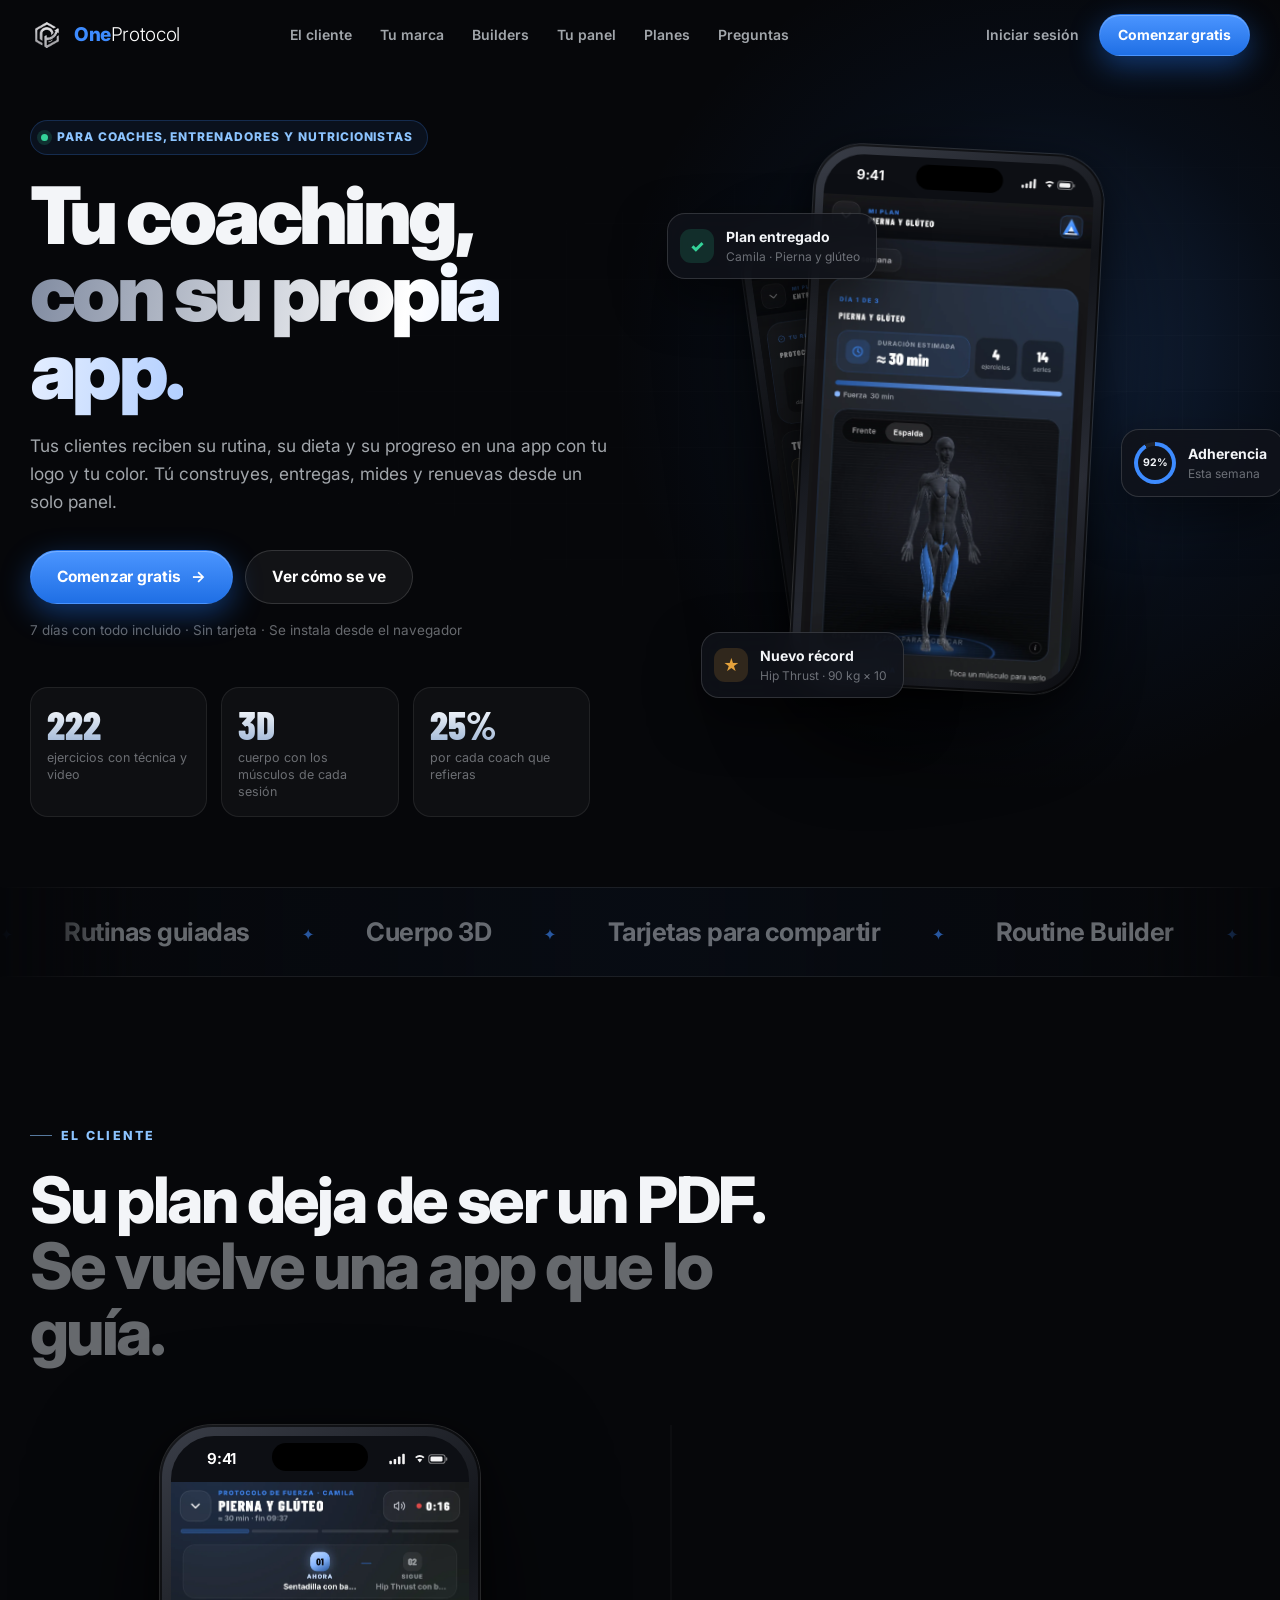
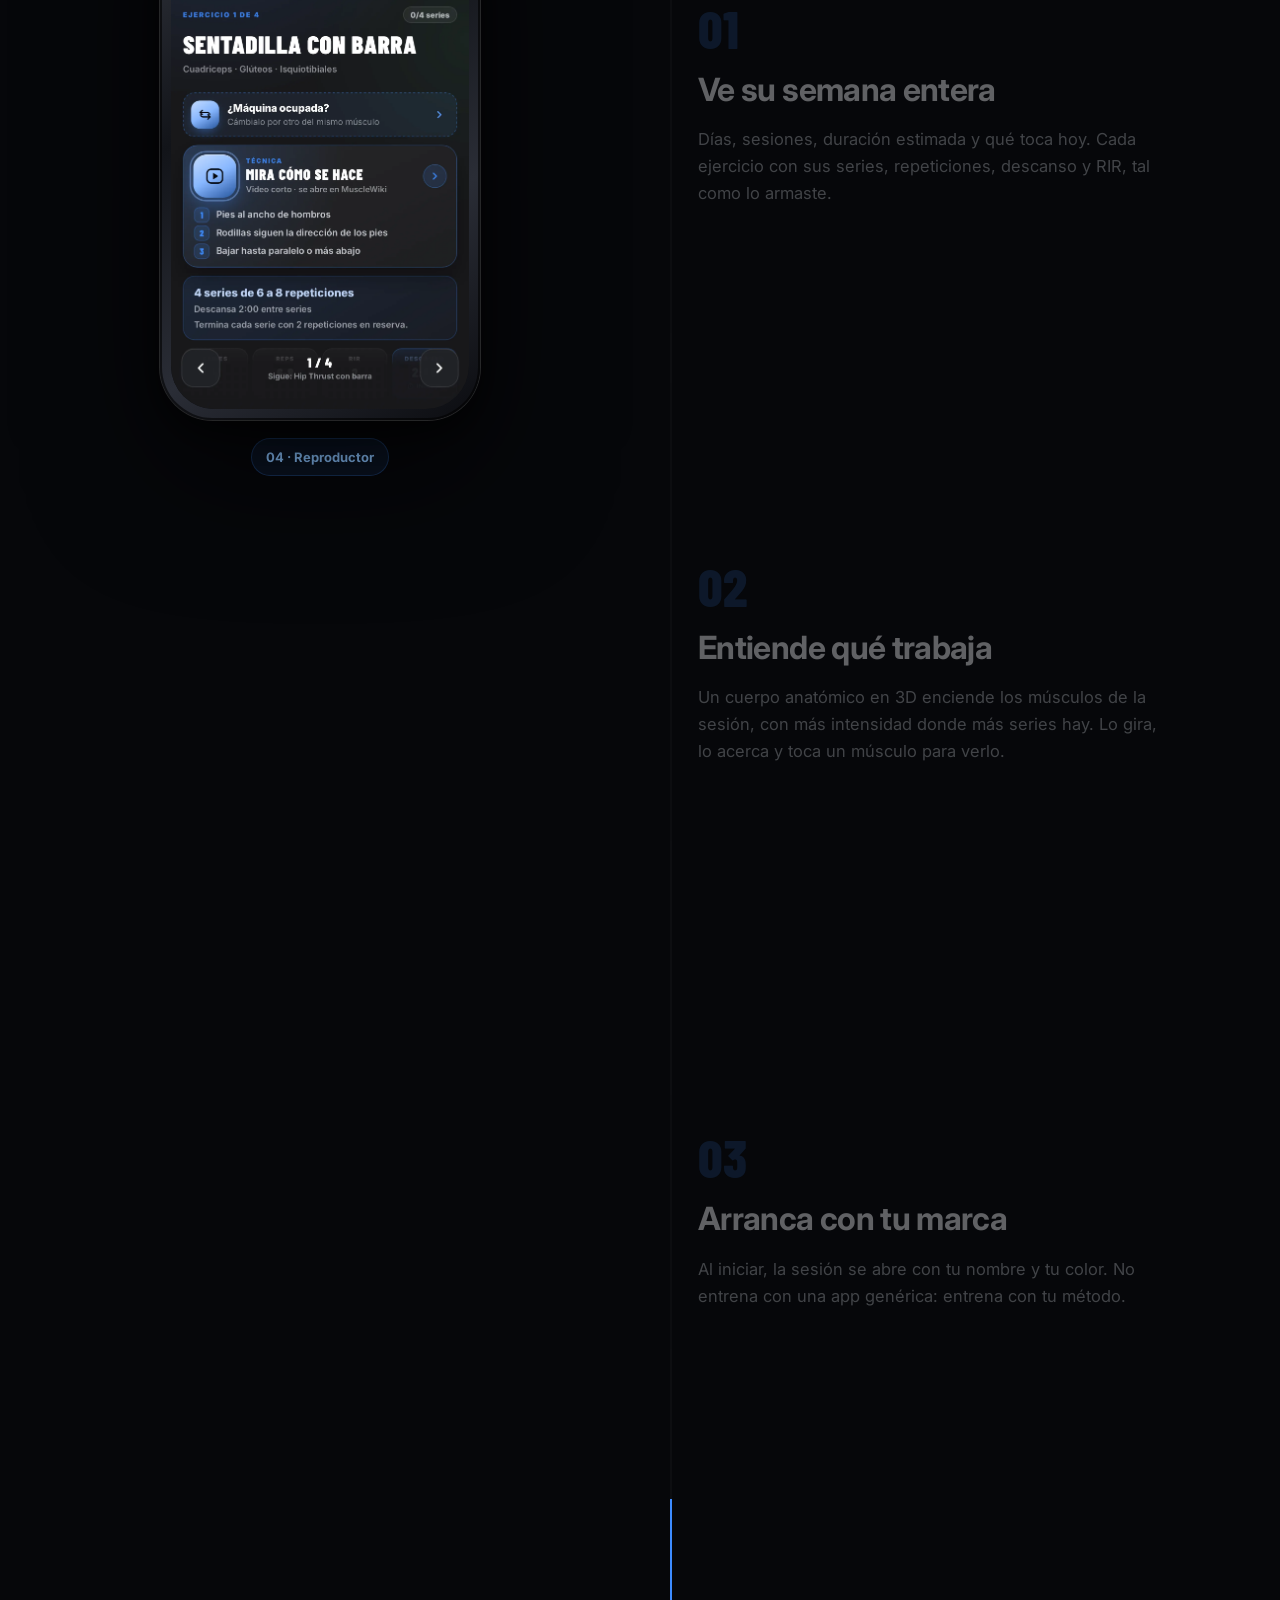
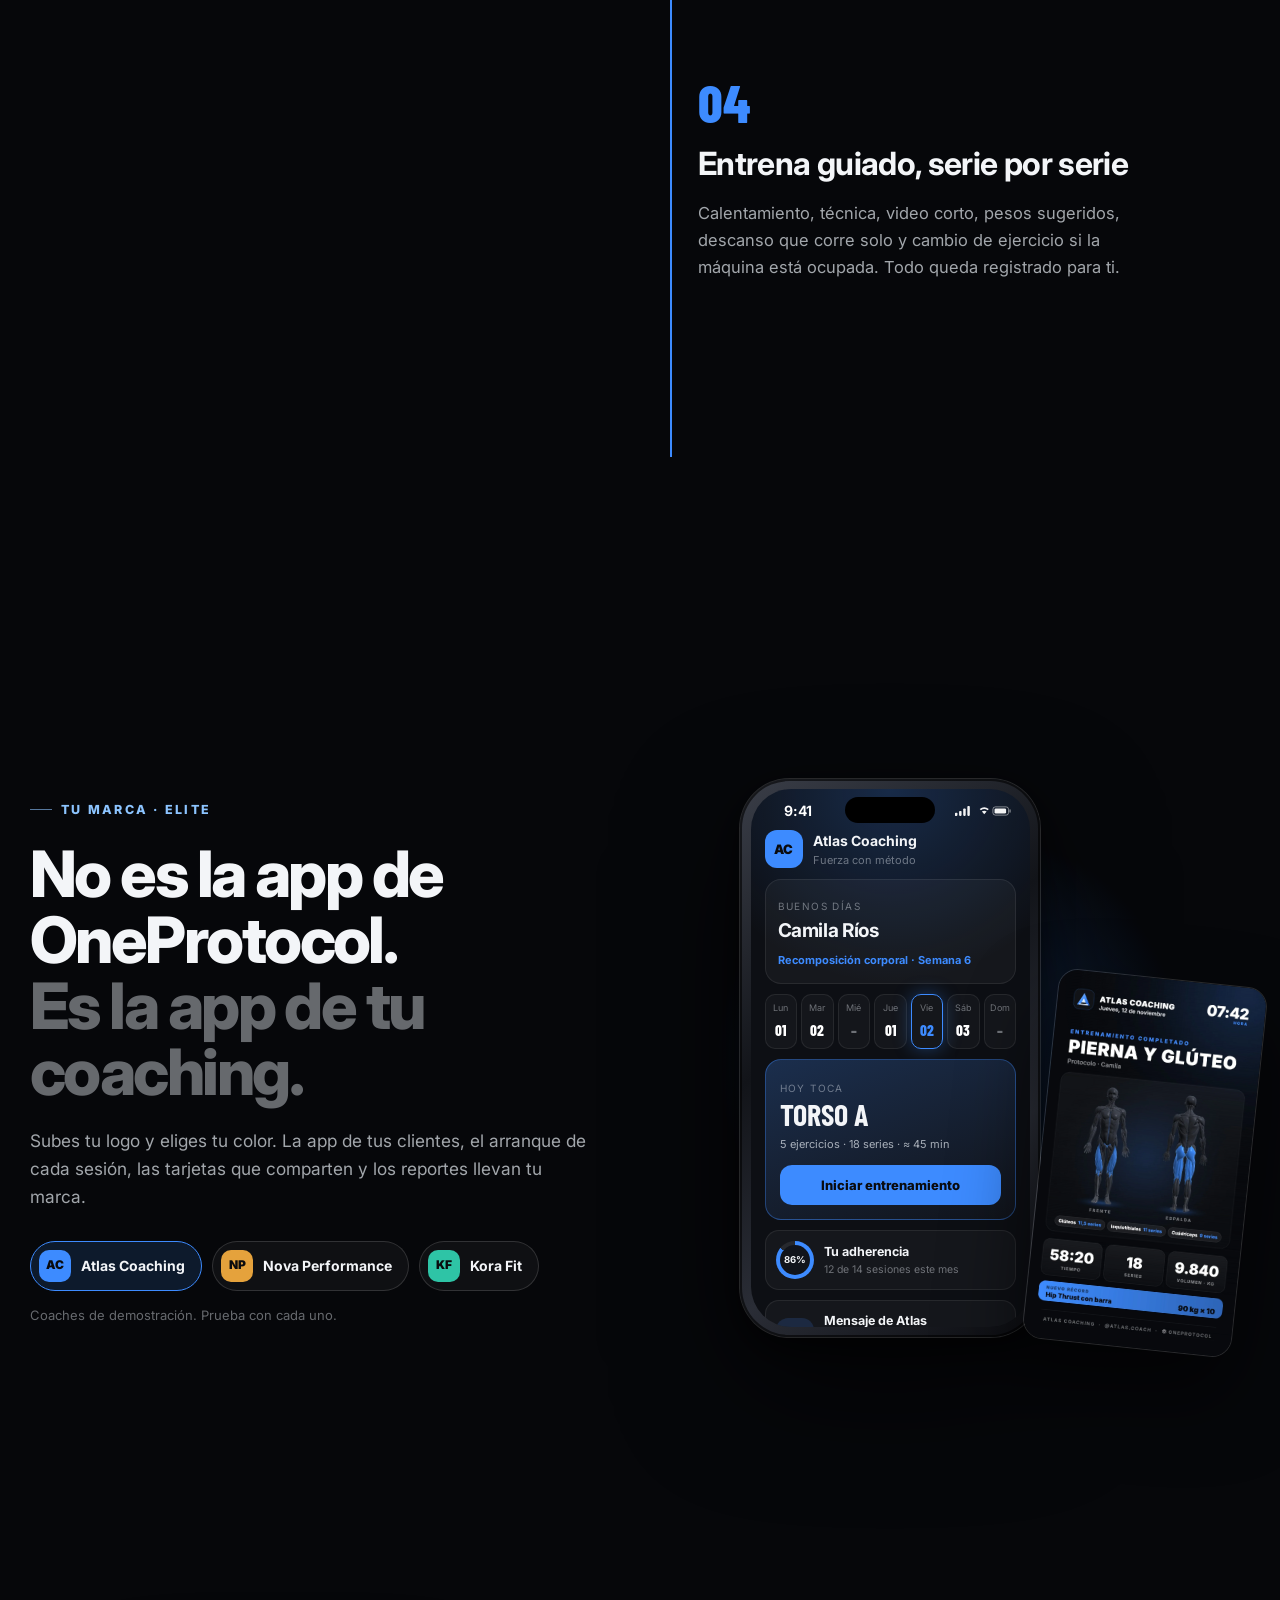
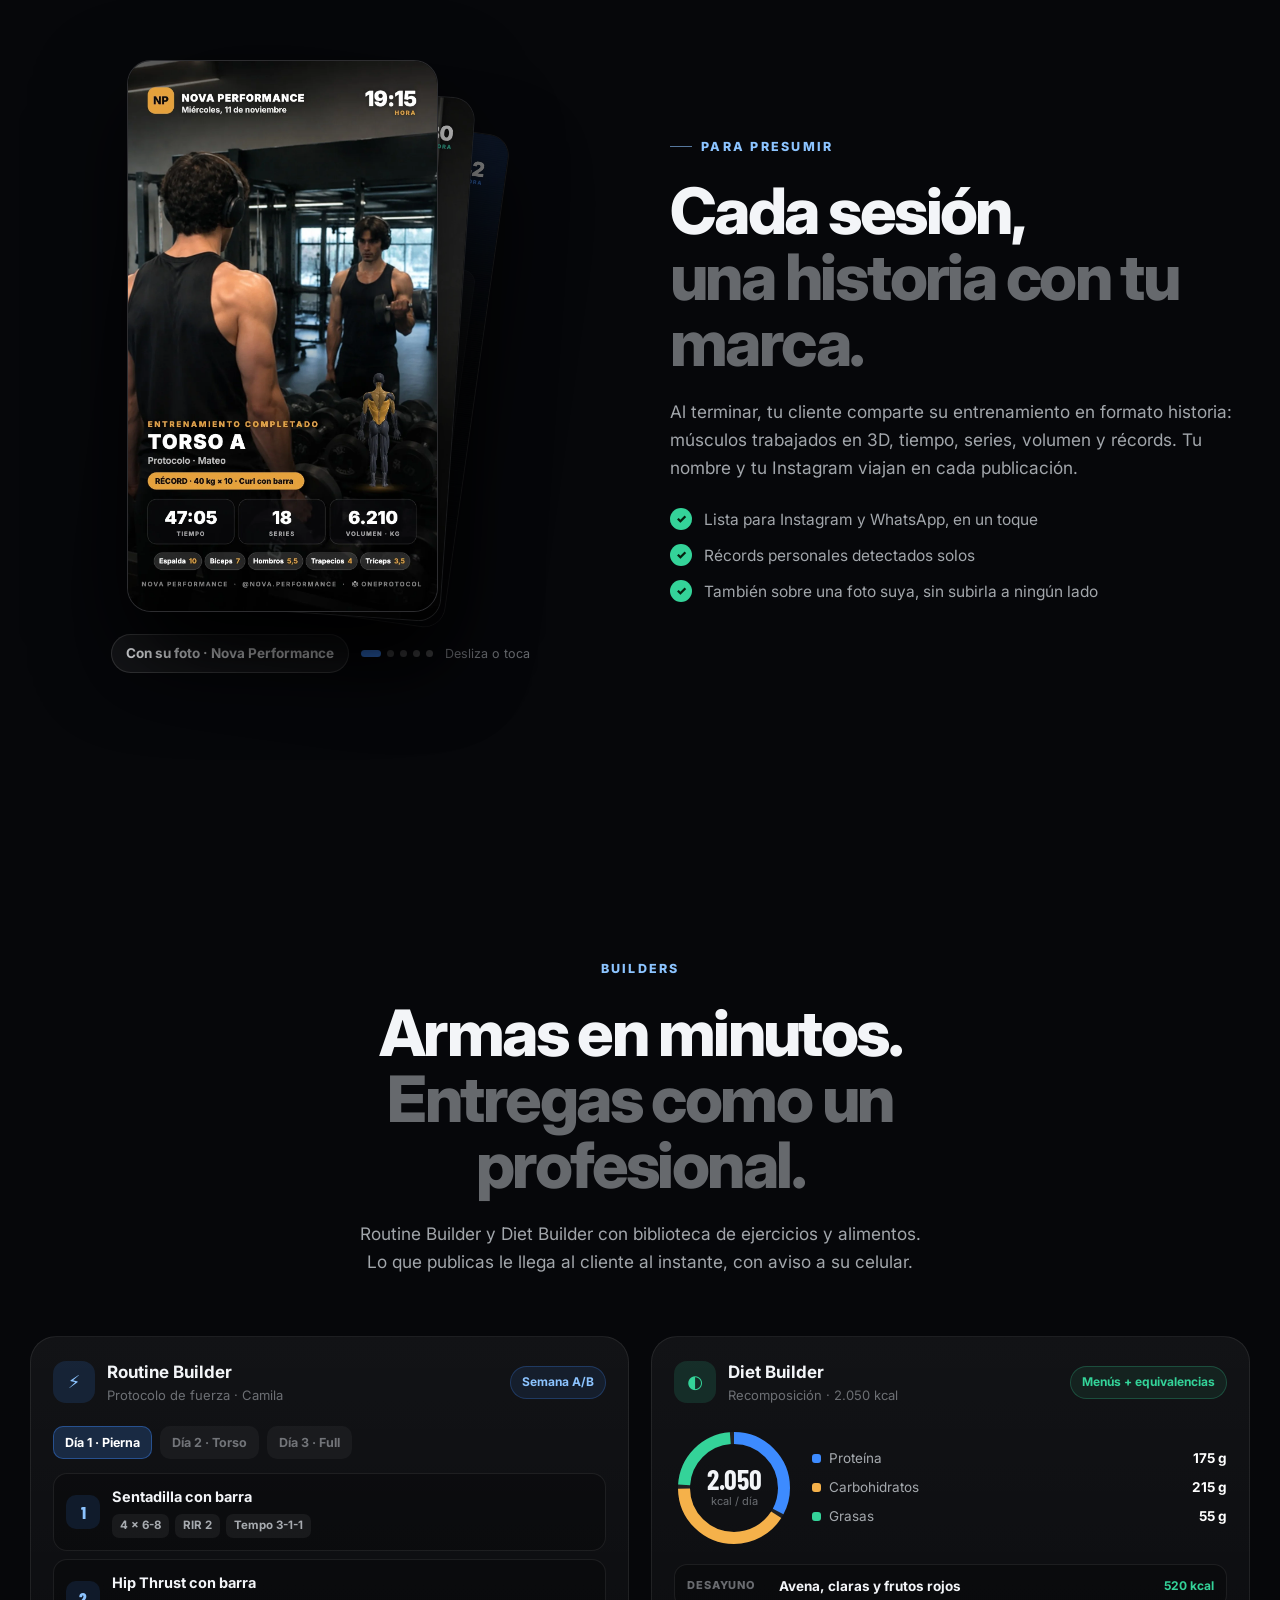
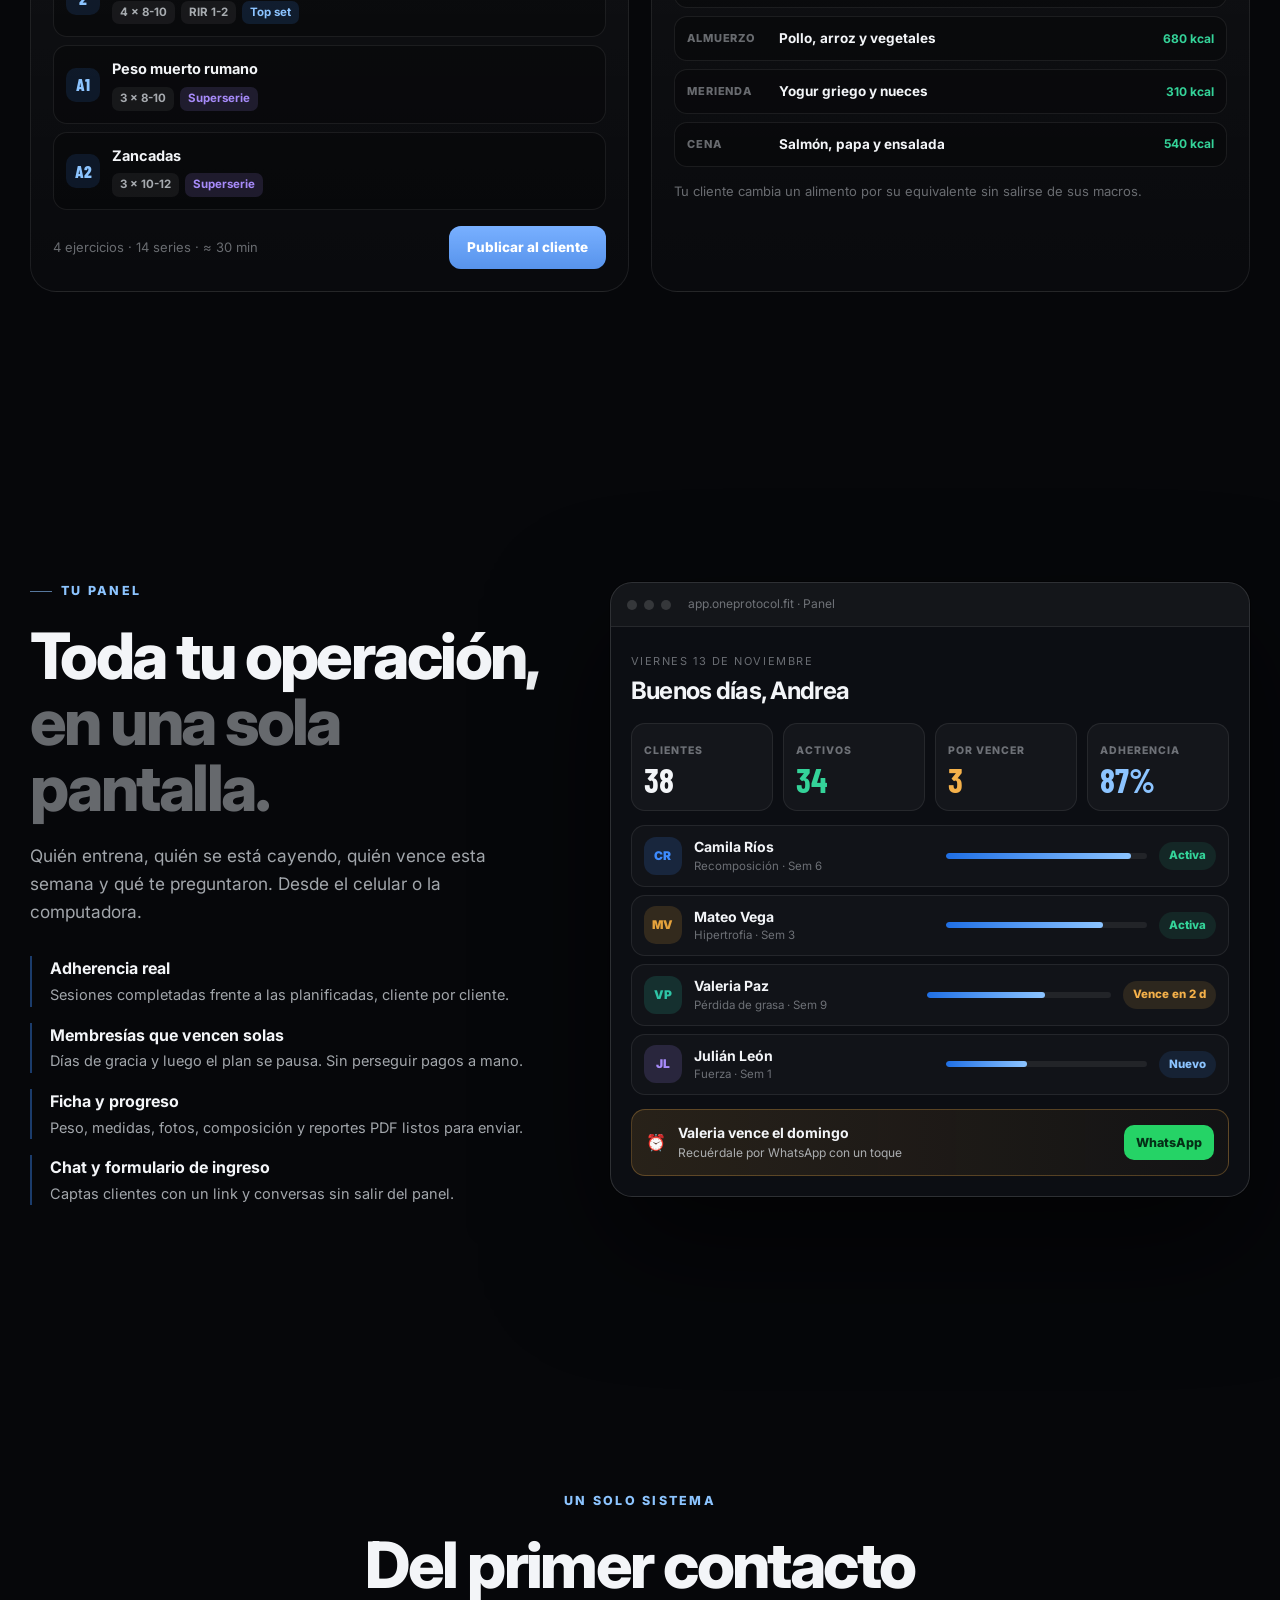
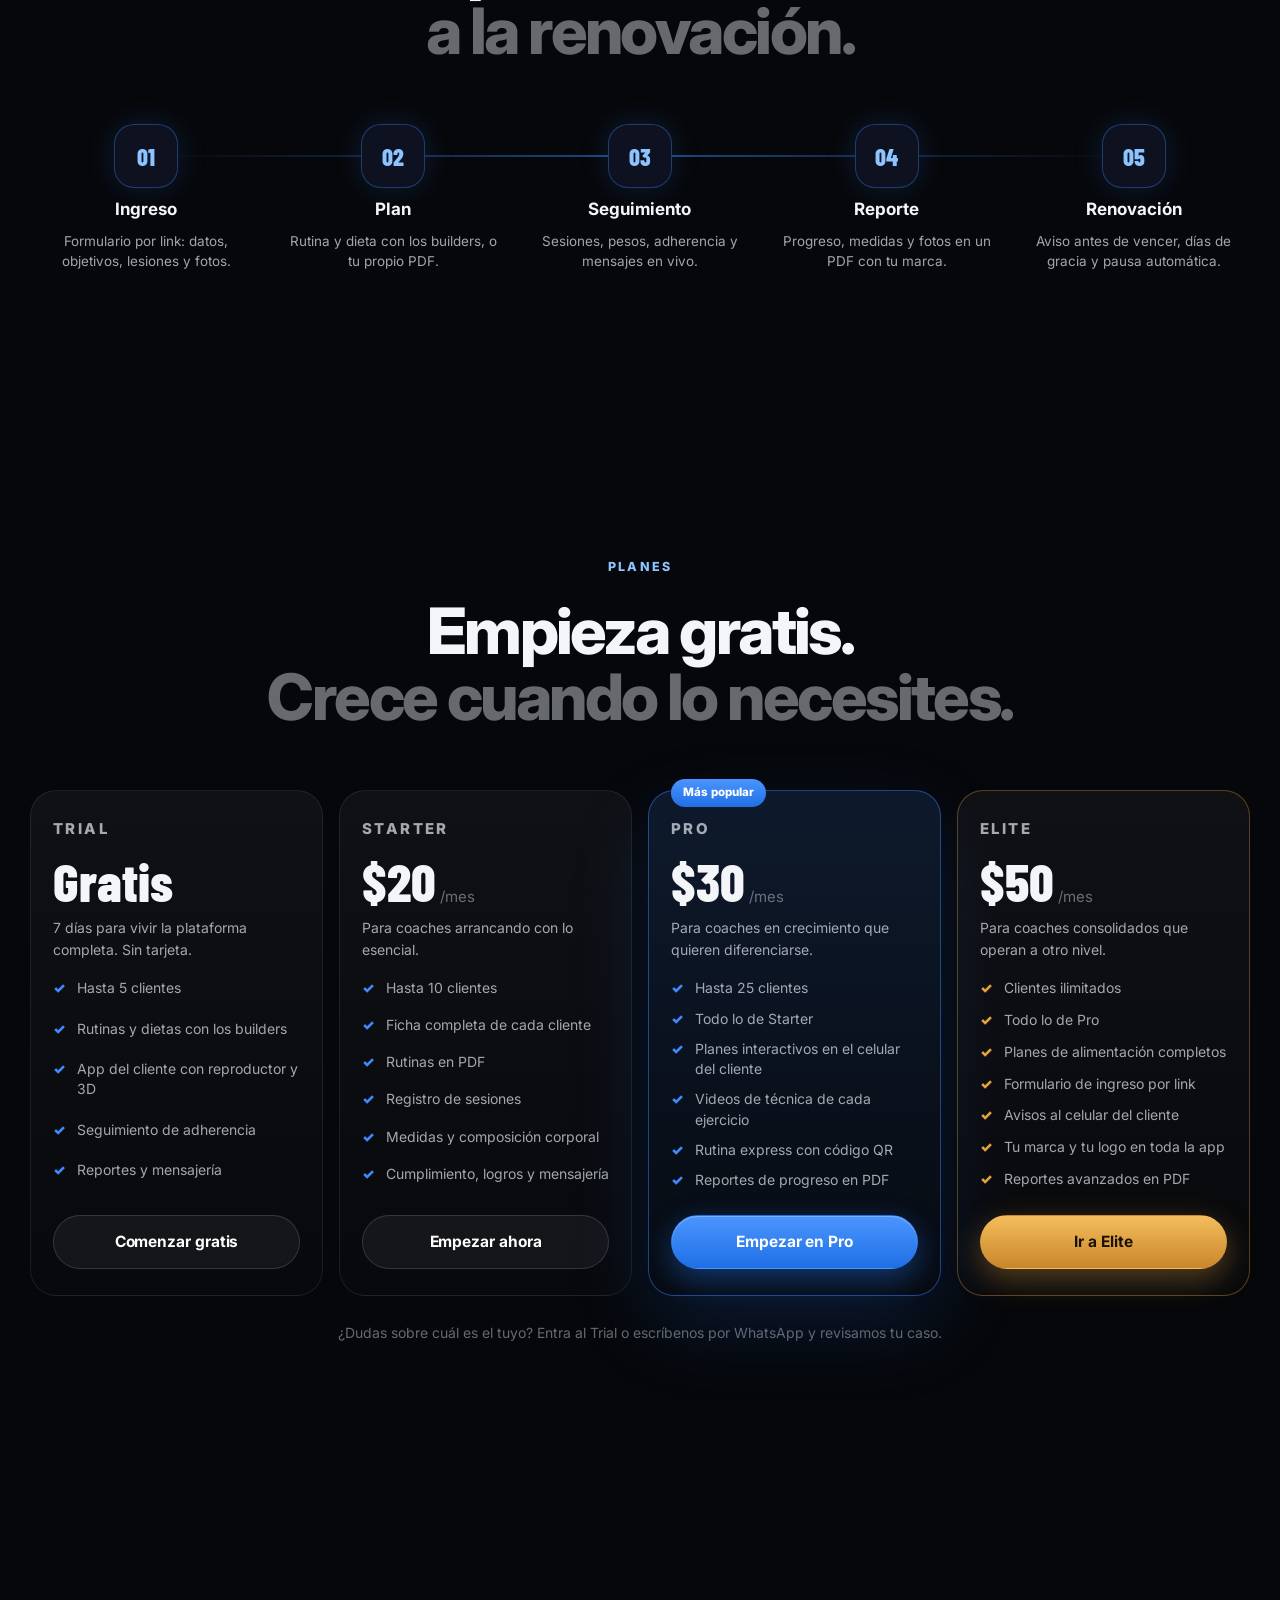
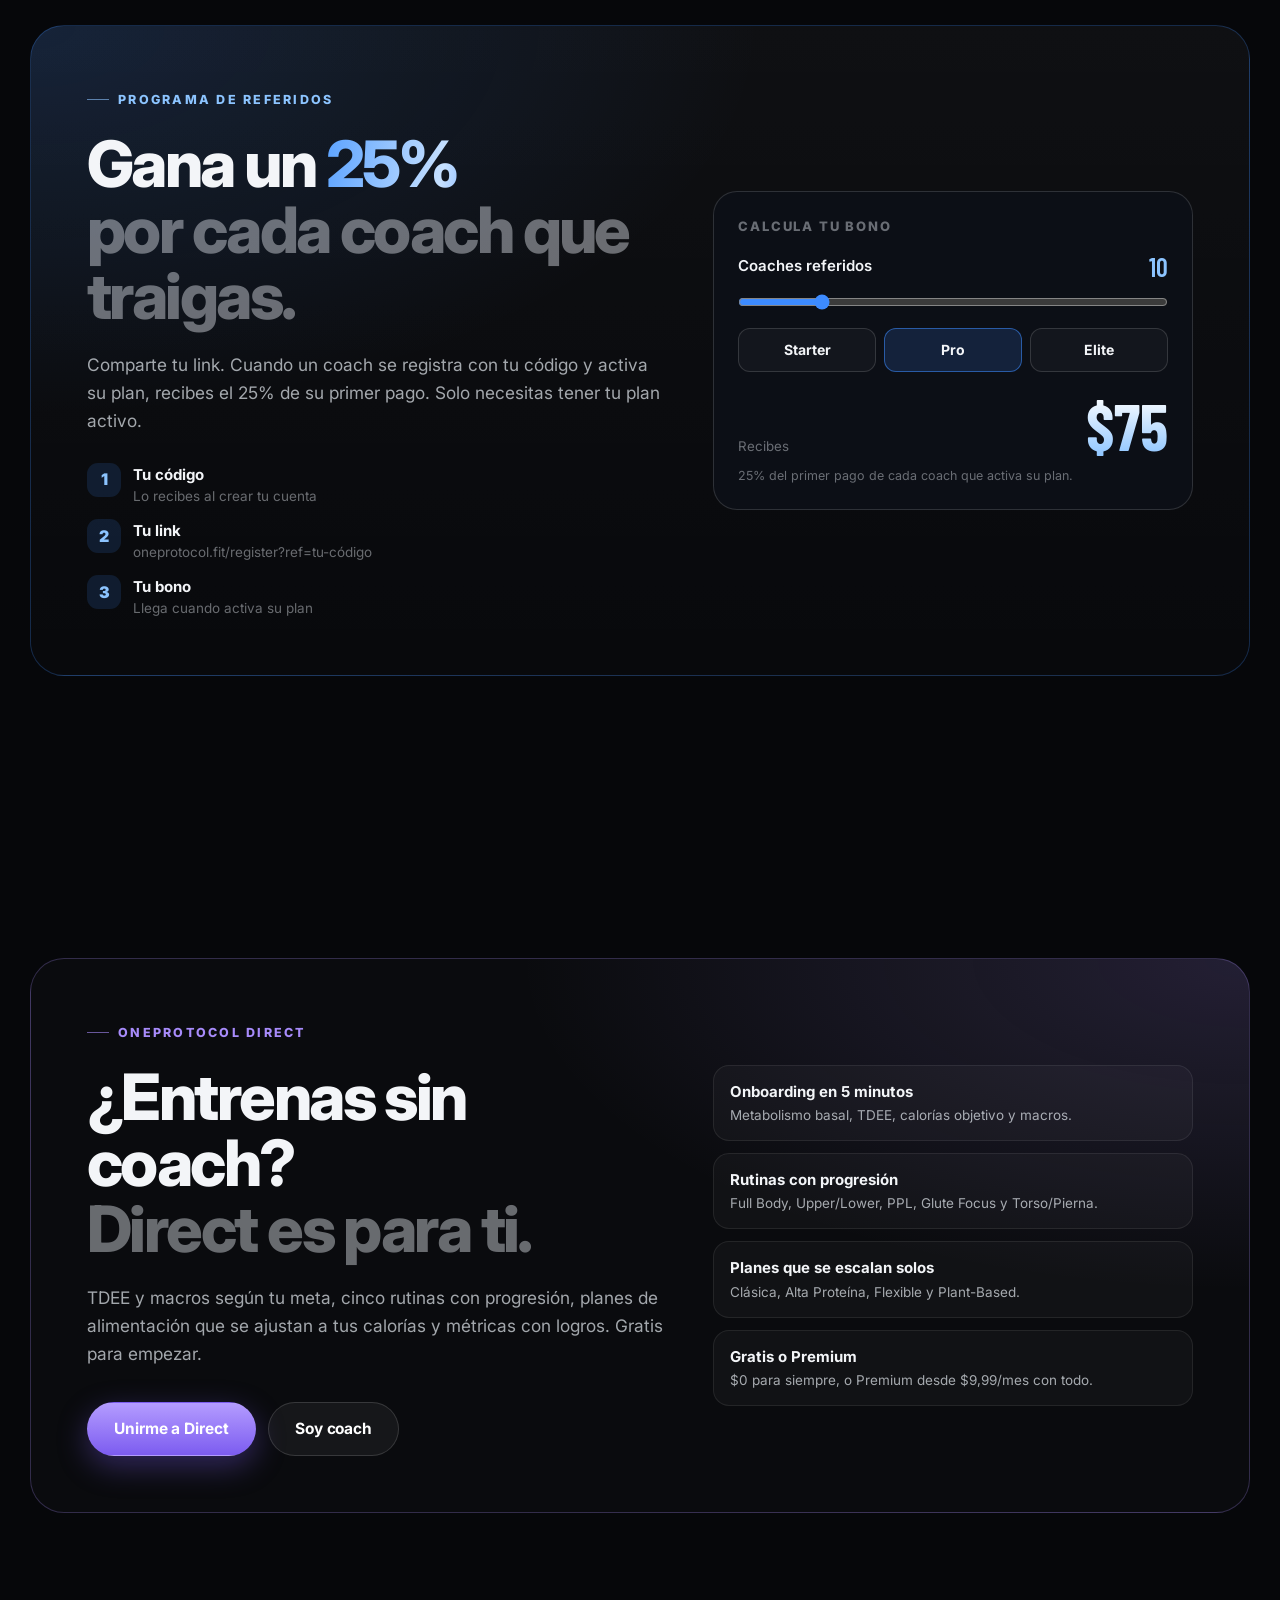
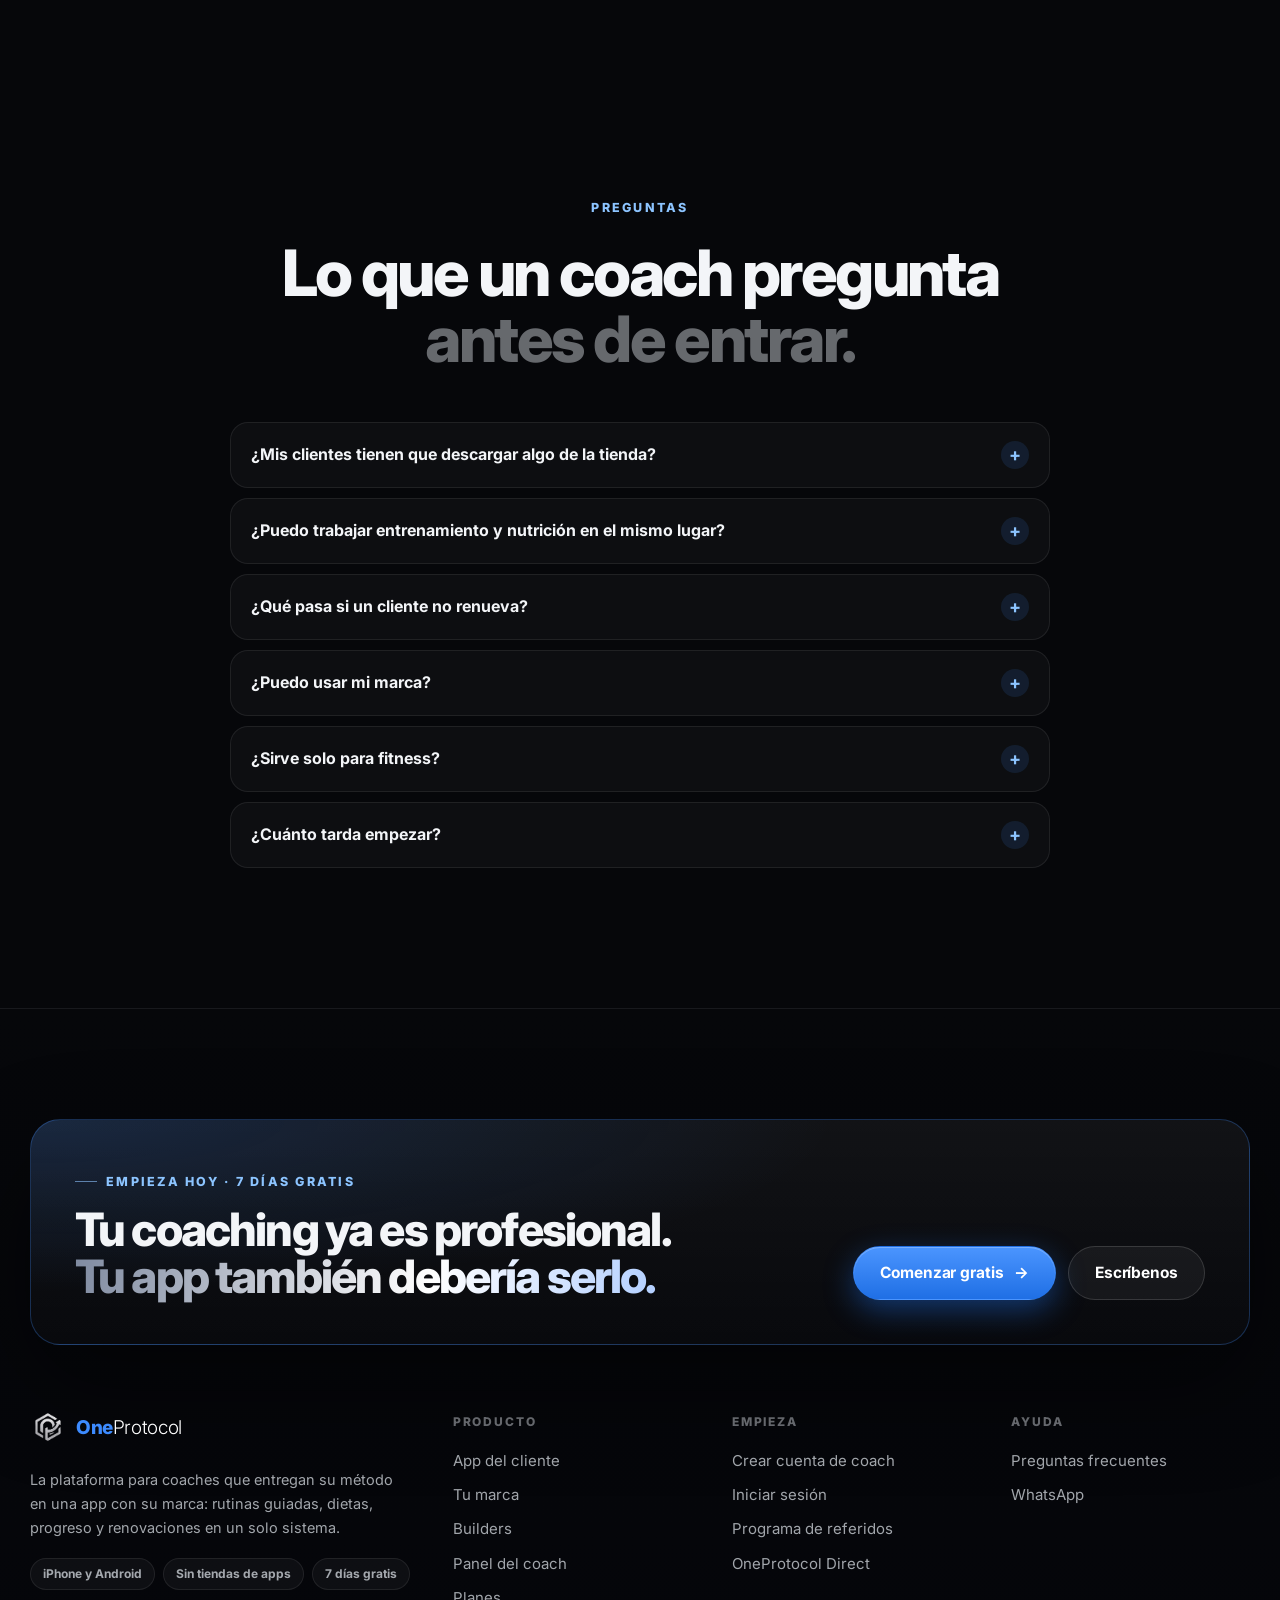
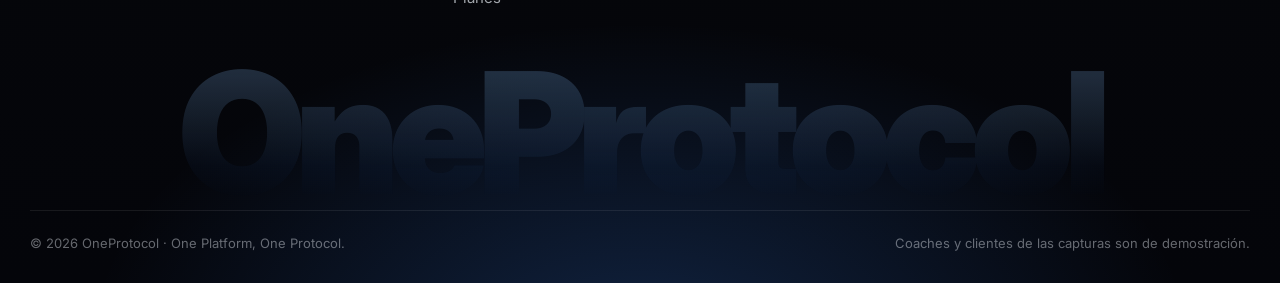
<file: index.html>
<!DOCTYPE html>
<html lang="es">
<head>
  <meta charset="UTF-8">
  <meta name="viewport" content="width=device-width, initial-scale=1, viewport-fit=cover">
  <title>OneProtocol · La app de tu coaching, con tu marca</title>
  <meta name="description" content="OneProtocol es la plataforma para coaches: tus clientes reciben su rutina, su dieta y su progreso en una app con tu marca, y tú operas todo desde un solo panel.">
  <meta name="theme-color" content="#06070a">
  <meta property="og:title" content="OneProtocol · La app de tu coaching, con tu marca">
  <meta property="og:description" content="Rutinas guiadas, cuerpo 3D, tarjetas para compartir, builders de rutina y dieta, adherencia y renovaciones. Todo en un solo sistema.">
  <meta property="og:type" content="website">
  <meta property="og:url" content="https://oneprotocol.fit/">
  <meta property="og:image" content="https://oneprotocol.fit/assets/og.jpg?v=20261113g">
  <meta property="og:image:width" content="1200">
  <meta property="og:image:height" content="630">
  <meta name="twitter:card" content="summary_large_image">
  <meta name="twitter:image" content="https://oneprotocol.fit/assets/og.jpg?v=20261113g">
  <link rel="icon" href="icons/icon-192.png">
  <link rel="apple-touch-icon" href="icons/apple-touch-icon.png">
  <link rel="preconnect" href="https://fonts.googleapis.com">
  <link rel="preconnect" href="https://fonts.gstatic.com" crossorigin>
  <link href="https://fonts.googleapis.com/css2?family=Inter:wght@400;500;600;700;800;900&family=Barlow+Condensed:wght@700;800&display=swap" rel="stylesheet" media="print" onload="this.media='all'">
  <noscript><link href="https://fonts.googleapis.com/css2?family=Inter:wght@400;500;600;700;800;900&family=Barlow+Condensed:wght@700;800&display=swap" rel="stylesheet"></noscript>
  <link rel="preload" as="image" href="assets/shots/app-dia.webp?v=20261113g" fetchpriority="high">
  <link rel="stylesheet" href="css/web.css?v=20261113e">
</head>
<body>
  <a class="skip" href="#main">Saltar al contenido</a>
  <div class="progress" aria-hidden="true"><i id="progress"></i></div>

  <header class="nav" id="nav">
    <a class="nav-logo" href="#top" aria-label="OneProtocol, inicio">
      <img src="assets/op-symbol.webp?v=20261113g" alt="" width="34" height="34">
      <span>One<b>Protocol</b></span>
    </a>
    <nav class="nav-links" id="nav-links" aria-label="Secciones">
      <a href="#cliente">El cliente</a>
      <a href="#marca">Tu marca</a>
      <a href="#builders">Builders</a>
      <a href="#panel">Tu panel</a>
      <a href="#planes">Planes</a>
      <a href="#faq">Preguntas</a>
      <a class="nav-login-m" href="https://app.oneprotocol.fit">Iniciar sesión</a>
    </nav>
    <div class="nav-cta">
      <a class="nav-login" href="https://app.oneprotocol.fit">Iniciar sesión</a>
      <a class="btn btn-sm btn-blue" href="/register">Comenzar gratis</a>
      <button class="nav-menu" id="nav-menu" type="button" aria-label="Abrir menú" aria-expanded="false" aria-controls="nav-links"><i></i><i></i></button>
    </div>
  </header>

  <main id="main">
    <!-- ── HERO ── -->
    <section class="hero" id="top" aria-labelledby="hero-title">
      <div class="hero-aura" aria-hidden="true"></div>
      <div class="hero-grid" aria-hidden="true"></div>
      <div class="hero-copy">
        <p class="kicker rv"><span class="dot"></span>Para coaches, entrenadores y nutricionistas</p>
        <h1 id="hero-title" class="hero-title rv" style="--d:.06s">Tu coaching,<br><span class="shine">con su propia app.</span></h1>
        <p class="lede rv" style="--d:.12s">Tus clientes reciben su rutina, su dieta y su progreso en una app con tu logo y tu color. Tú construyes, entregas, mides y renuevas desde un solo panel.</p>
        <div class="hero-ctas rv" style="--d:.18s">
          <a class="btn btn-blue" href="/register">Comenzar gratis <span aria-hidden="true">→</span></a>
          <a class="btn btn-ghost" href="#cliente">Ver cómo se ve</a>
        </div>
        <p class="hero-note rv" style="--d:.24s">7 días con todo incluido · Sin tarjeta · Se instala desde el navegador</p>
        <ul class="hero-stats rv" style="--d:.3s" aria-label="En números">
          <li><b data-count="222">222</b><span>ejercicios con técnica y video</span></li>
          <li><b>3D</b><span>cuerpo con los músculos de cada sesión</span></li>
          <li><b data-count="25" data-suffix="%">25%</b><span>por cada coach que refieras</span></li>
        </ul>
      </div>
      <div class="hero-visual" aria-hidden="true">
        <div class="phone hero-back rv" style="--d:.2s"><div class="phone-screen"><img src="assets/shots/app-rutina.webp?v=20261113g" alt="" width="1206" height="2320"></div></div>
        <div class="phone hero-front rv" style="--d:.1s"><div class="phone-screen"><img src="assets/shots/app-dia.webp?v=20261113g" alt="" width="1206" height="2320"></div></div>
        <div class="chip chip-a"><span class="chip-ic ok">✓</span><span><b>Plan entregado</b><small>Camila · Pierna y glúteo</small></span></div>
        <div class="chip chip-b"><span class="chip-ring" style="--p:92"><b>92%</b></span><span><b>Adherencia</b><small>Esta semana</small></span></div>
        <div class="chip chip-c"><span class="chip-ic gold">★</span><span><b>Nuevo récord</b><small>Hip Thrust · 90 kg × 10</small></span></div>
      </div>
    </section>

    <section class="marquee" aria-label="Lo que incluye">
      <div class="marquee-track">
        <span>Rutinas guiadas</span><span>Cuerpo 3D</span><span>Tarjetas para compartir</span><span>Routine Builder</span><span>Diet Builder</span><span>Equivalencias</span><span>Superseries y tempo</span><span>Adherencia</span><span>Reportes PDF</span><span>Chat con tu cliente</span><span>Formulario de ingreso</span><span>Membresías que vencen solas</span><span>Tu marca</span>
        <span aria-hidden="true">Rutinas guiadas</span><span aria-hidden="true">Cuerpo 3D</span><span aria-hidden="true">Tarjetas para compartir</span><span aria-hidden="true">Routine Builder</span><span aria-hidden="true">Diet Builder</span><span aria-hidden="true">Equivalencias</span><span aria-hidden="true">Superseries y tempo</span><span aria-hidden="true">Adherencia</span><span aria-hidden="true">Reportes PDF</span><span aria-hidden="true">Chat con tu cliente</span><span aria-hidden="true">Formulario de ingreso</span><span aria-hidden="true">Membresías que vencen solas</span><span aria-hidden="true">Tu marca</span>
      </div>
    </section>

    <!-- ── EL CLIENTE: historia con el teléfono fijo ── -->
    <section class="sec story" id="cliente" aria-labelledby="story-title">
      <div class="sec-head rv">
        <p class="eyebrow">El cliente</p>
        <h2 id="story-title">Su plan deja de ser un PDF.<br><span class="dim">Se vuelve una app que lo guía.</span></h2>
      </div>
      <div class="story-grid">
        <div class="story-stick">
          <div class="phone story-phone">
            <div class="phone-screen" id="story-screen">
              <img class="is-on" data-shot="1" src="assets/shots/app-rutina.webp?v=20261113g" alt="Rutina de la semana en la app del cliente" width="1206" height="2320" loading="lazy">
              <img data-shot="2" src="assets/shots/app-dia.webp?v=20261113g" alt="Día de entrenamiento con el cuerpo 3D y los músculos que trabaja" width="1206" height="2320" loading="lazy">
              <img data-shot="3" src="assets/shots/app-launch.webp?v=20261113g" alt="Arranque del entrenamiento con la marca del coach" width="1206" height="2320" loading="lazy">
              <img data-shot="4" src="assets/shots/app-player.webp?v=20261113g" alt="Reproductor de rutina: ejercicio, técnica, series y descanso" width="1206" height="2320" loading="lazy">
            </div>
          </div>
          <p class="story-tag" id="story-tag">01 · Su semana</p>
        </div>
        <ol class="story-steps">
          <li class="story-step is-on" data-step="1">
            <span class="step-n">01</span>
            <h3>Ve su semana entera</h3>
            <p>Días, sesiones, duración estimada y qué toca hoy. Cada ejercicio con sus series, repeticiones, descanso y RIR, tal como lo armaste.</p>
          </li>
          <li class="story-step" data-step="2">
            <span class="step-n">02</span>
            <h3>Entiende qué trabaja</h3>
            <p>Un cuerpo anatómico en 3D enciende los músculos de la sesión, con más intensidad donde más series hay. Lo gira, lo acerca y toca un músculo para verlo.</p>
          </li>
          <li class="story-step" data-step="3">
            <span class="step-n">03</span>
            <h3>Arranca con tu marca</h3>
            <p>Al iniciar, la sesión se abre con tu nombre y tu color. No entrena con una app genérica: entrena con tu método.</p>
          </li>
          <li class="story-step" data-step="4">
            <span class="step-n">04</span>
            <h3>Entrena guiado, serie por serie</h3>
            <p>Calentamiento, técnica, video corto, pesos sugeridos, descanso que corre solo y cambio de ejercicio si la máquina está ocupada. Todo queda registrado para ti.</p>
          </li>
        </ol>
      </div>
    </section>

    <!-- ── TU MARCA ── -->
    <section class="sec brand" id="marca" aria-labelledby="brand-title" data-brand="atlas">
      <div class="brand-grid">
        <div class="brand-copy">
          <p class="eyebrow rv">Tu marca · Elite</p>
          <h2 id="brand-title" class="rv">No es la app de OneProtocol.<br><span class="dim">Es la app de tu coaching.</span></h2>
          <p class="lede rv">Subes tu logo y eliges tu color. La app de tus clientes, el arranque de cada sesión, las tarjetas que comparten y los reportes llevan tu marca.</p>
          <div class="brand-pick rv" role="group" aria-label="Probar con un coach de ejemplo">
            <button type="button" data-b="atlas" class="is-on"><i style="--c:#3D8BFF">AC</i>Atlas Coaching</button>
            <button type="button" data-b="nova"><i style="--c:#E5A23C">NP</i>Nova Performance</button>
            <button type="button" data-b="kora"><i style="--c:#2EC4A6">KF</i>Kora Fit</button>
          </div>
          <p class="brand-note rv">Coaches de demostración. Prueba con cada uno.</p>
        </div>
        <div class="brand-stage" aria-hidden="true">
          <div class="phone brand-phone rv">
            <div class="phone-screen bm">
              <div class="bm-top"><span class="bm-logo" id="bm-logo">AC</span><span class="bm-name"><b id="bm-name">Atlas Coaching</b><small id="bm-tag">Fuerza con método</small></span></div>
              <div class="bm-hello"><small>Buenos días</small><b>Camila Ríos</b><span>Recomposición corporal · Semana 6</span></div>
              <div class="bm-week">
                <span>Lun<i>01</i></span><span>Mar<i>02</i></span><span class="off">Mié<i>–</i></span><span>Jue<i>01</i></span><span class="on">Vie<i>02</i></span><span>Sáb<i>03</i></span><span class="off">Dom<i>–</i></span>
              </div>
              <div class="bm-today"><small>Hoy toca</small><b>Torso A</b><span>5 ejercicios · 18 series · ≈ 45 min</span><em>Iniciar entrenamiento</em></div>
              <div class="bm-row"><span class="bm-ring" style="--p:86"><b>86%</b></span><span><b>Tu adherencia</b><small>12 de 14 sesiones este mes</small></span></div>
              <div class="bm-row"><span class="bm-msg">💬</span><span><b id="bm-coach">Mensaje de Atlas</b><small>«Sube 2,5 kg en el press si sale limpio»</small></span></div>
            </div>
          </div>
          <figure class="brand-card rv"><img id="bm-card" src="assets/shots/card-atlas.webp?v=20261113h" alt="" width="1080" height="1920" loading="lazy"></figure>
        </div>
      </div>
    </section>

    <!-- ── PARA PRESUMIR: mazo ── -->
    <section class="sec share" aria-labelledby="share-title">
      <div class="share-grid">
        <div class="share-deck rv" id="share-deck" aria-label="Tarjetas para compartir. Arrastra, toca o usa las flechas.">
          <div class="share-deck-cards">
            <figure class="deck-card" data-label="Con su foto · Nova Performance"><img src="assets/shots/card-nova-photo.webp?v=20261113h" alt="Cliente de Nova Performance entrenando frente al espejo, con su sesión encima: músculos trabajados, tiempo, series, volumen y récord" width="1080" height="1920" loading="lazy"></figure>
            <figure class="deck-card" data-label="Selfie en el espejo · Kora Fit"><img src="assets/shots/card-kora-photo.webp?v=20261113h" alt="Clienta de Kora Fit en una selfie de gimnasio con su entrenamiento encima" width="1080" height="1920" loading="lazy"></figure>
            <figure class="deck-card" data-label="En tarjeta · Atlas Coaching"><img src="assets/shots/card-atlas.webp?v=20261113h" alt="Tarjeta de entrenamiento con la marca Atlas Coaching: cuerpo 3D, tiempo, series, volumen y récord" width="1080" height="1920" loading="lazy"></figure>
            <figure class="deck-card" data-label="En tarjeta · Nova Performance"><img src="assets/shots/card-nova.webp?v=20261113h" alt="Tarjeta de entrenamiento con la marca Nova Performance" width="1080" height="1920" loading="lazy"></figure>
            <figure class="deck-card" data-label="En tarjeta · Kora Fit"><img src="assets/shots/card-kora.webp?v=20261113h" alt="Tarjeta de entrenamiento con la marca Kora Fit" width="1080" height="1920" loading="lazy"></figure>
          </div>
          <div class="share-deck-bar"><span class="share-deck-label" id="share-deck-label">Con su foto · Nova Performance</span><span class="share-deck-dots"><i class="on"></i><i></i><i></i><i></i><i></i></span><span class="share-deck-hint">Desliza o toca</span></div>
        </div>
        <div class="share-copy">
          <p class="eyebrow rv">Para presumir</p>
          <h2 id="share-title" class="rv">Cada sesión,<br><span class="dim">una historia con tu marca.</span></h2>
          <p class="lede rv">Al terminar, tu cliente comparte su entrenamiento en formato historia: músculos trabajados en 3D, tiempo, series, volumen y récords. Tu nombre y tu Instagram viajan en cada publicación.</p>
          <ul class="ticks rv">
            <li>Lista para Instagram y WhatsApp, en un toque</li>
            <li>Récords personales detectados solos</li>
            <li>También sobre una foto suya, sin subirla a ningún lado</li>
          </ul>
        </div>
      </div>
    </section>

    <!-- ── BUILDERS ── -->
    <section class="sec builders" id="builders" aria-labelledby="builders-title">
      <div class="sec-head center rv">
        <p class="eyebrow">Builders</p>
        <h2 id="builders-title">Armas en minutos.<br><span class="dim">Entregas como un profesional.</span></h2>
        <p class="lede">Routine Builder y Diet Builder con biblioteca de ejercicios y alimentos. Lo que publicas le llega al cliente al instante, con aviso a su celular.</p>
      </div>
      <div class="build-grid">
        <article class="build-card rv" id="rb" aria-label="Routine Builder en acción">
          <header><span class="build-ic">⚡</span><span><b>Routine Builder</b><small>Protocolo de fuerza · Camila</small></span><span class="build-pill">Semana A/B</span></header>
          <div class="rb-tabs"><span class="on">Día 1 · Pierna</span><span>Día 2 · Torso</span><span>Día 3 · Full</span></div>
          <ul class="rb-list">
            <li><i>1</i><span><b>Sentadilla con barra</b><small><em>4 × 6-8</em><em>RIR 2</em><em>Tempo 3-1-1</em></small></span></li>
            <li><i>2</i><span><b>Hip Thrust con barra</b><small><em>4 × 8-10</em><em>RIR 1-2</em><em class="blue">Top set</em></small></span></li>
            <li><i>A1</i><span><b>Peso muerto rumano</b><small><em>3 × 8-10</em><em class="violet">Superserie</em></small></span></li>
            <li><i>A2</i><span><b>Zancadas</b><small><em>3 × 10-12</em><em class="violet">Superserie</em></small></span></li>
          </ul>
          <footer><span class="rb-sum">4 ejercicios · 14 series · ≈ 30 min</span><button type="button" class="rb-pub" tabindex="-1"><span>Publicar al cliente</span></button></footer>
          <div class="rb-toast" aria-hidden="true"><span class="chip-ic ok">✓</span><span><b>Plan enviado a Camila</b><small>Le llegó el aviso a su celular</small></span></div>
        </article>
        <article class="build-card rv" id="db" style="--d:.08s" aria-label="Diet Builder en acción">
          <header><span class="build-ic green">◐</span><span><b>Diet Builder</b><small>Recomposición · 2.050 kcal</small></span><span class="build-pill green">Menús + equivalencias</span></header>
          <div class="db-top">
            <svg class="db-ring" viewBox="0 0 120 120" aria-hidden="true">
              <circle cx="60" cy="60" r="50" class="db-track"/>
              <circle cx="60" cy="60" r="50" class="db-arc p" pathLength="100" style="--len:34;--off:0"/>
              <circle cx="60" cy="60" r="50" class="db-arc c" pathLength="100" style="--len:42;--off:-34"/>
              <circle cx="60" cy="60" r="50" class="db-arc g" pathLength="100" style="--len:24;--off:-76"/>
            </svg>
            <div class="db-kcal"><b data-count="2050">2.050</b><small>kcal / día</small></div>
            <ul class="db-macros"><li><i class="p"></i>Proteína <b>175 g</b></li><li><i class="c"></i>Carbohidratos <b>215 g</b></li><li><i class="g"></i>Grasas <b>55 g</b></li></ul>
          </div>
          <ul class="db-meals">
            <li><span>Desayuno</span><b>Avena, claras y frutos rojos</b><em>520 kcal</em></li>
            <li><span>Almuerzo</span><b>Pollo, arroz y vegetales</b><em>680 kcal</em></li>
            <li><span>Merienda</span><b>Yogur griego y nueces</b><em>310 kcal</em></li>
            <li><span>Cena</span><b>Salmón, papa y ensalada</b><em>540 kcal</em></li>
          </ul>
          <p class="db-note">Tu cliente cambia un alimento por su equivalente sin salirse de sus macros.</p>
        </article>
      </div>
    </section>

    <!-- ── TU PANEL ── -->
    <section class="sec panel" id="panel" aria-labelledby="panel-title">
      <div class="panel-grid">
        <div class="panel-copy">
          <p class="eyebrow rv">Tu panel</p>
          <h2 id="panel-title" class="rv">Toda tu operación,<br><span class="dim">en una sola pantalla.</span></h2>
          <p class="lede rv">Quién entrena, quién se está cayendo, quién vence esta semana y qué te preguntaron. Desde el celular o la computadora.</p>
          <ul class="feat-list rv">
            <li><b>Adherencia real</b><span>Sesiones completadas frente a las planificadas, cliente por cliente.</span></li>
            <li><b>Membresías que vencen solas</b><span>Días de gracia y luego el plan se pausa. Sin perseguir pagos a mano.</span></li>
            <li><b>Ficha y progreso</b><span>Peso, medidas, fotos, composición y reportes PDF listos para enviar.</span></li>
            <li><b>Chat y formulario de ingreso</b><span>Captas clientes con un link y conversas sin salir del panel.</span></li>
          </ul>
        </div>
        <div class="dash rv" id="dash" aria-label="Panel del coach con clientes de ejemplo">
          <div class="dash-bar"><i></i><i></i><i></i><span>app.oneprotocol.fit · Panel</span></div>
          <div class="dash-body">
            <div class="dash-hello"><small>Viernes 13 de noviembre</small><b>Buenos días, Andrea</b></div>
            <div class="dash-kpis">
              <div><small>Clientes</small><b data-count="38">38</b></div>
              <div><small>Activos</small><b class="green" data-count="34">34</b></div>
              <div><small>Por vencer</small><b class="amber" data-count="3">3</b></div>
              <div><small>Adherencia</small><b class="blue" data-count="87" data-suffix="%">87%</b></div>
            </div>
            <ul class="dash-list">
              <li><span class="av" style="--c:#3D8BFF">CR</span><span class="who"><b>Camila Ríos</b><small>Recomposición · Sem 6</small></span><span class="bar"><i style="--w:92%"></i></span><span class="pill ok">Activa</span></li>
              <li><span class="av" style="--c:#E5A23C">MV</span><span class="who"><b>Mateo Vega</b><small>Hipertrofia · Sem 3</small></span><span class="bar"><i style="--w:78%"></i></span><span class="pill ok">Activa</span></li>
              <li><span class="av" style="--c:#2EC4A6">VP</span><span class="who"><b>Valeria Paz</b><small>Pérdida de grasa · Sem 9</small></span><span class="bar"><i style="--w:64%"></i></span><span class="pill amber">Vence en 2 d</span></li>
              <li><span class="av" style="--c:#A78BFA">JL</span><span class="who"><b>Julián León</b><small>Fuerza · Sem 1</small></span><span class="bar"><i style="--w:40%"></i></span><span class="pill blue">Nuevo</span></li>
            </ul>
            <div class="dash-alert"><span>⏰</span><span><b>Valeria vence el domingo</b><small>Recuérdale por WhatsApp con un toque</small></span><em>WhatsApp</em></div>
          </div>
        </div>
      </div>
    </section>

    <!-- ── FLUJO ── -->
    <section class="sec flow" aria-labelledby="flow-title">
      <div class="sec-head center rv">
        <p class="eyebrow">Un solo sistema</p>
        <h2 id="flow-title">Del primer contacto<br><span class="dim">a la renovación.</span></h2>
      </div>
      <ol class="flow-row" id="flow">
        <li class="rv"><span class="flow-ic">01</span><b>Ingreso</b><small>Formulario por link: datos, objetivos, lesiones y fotos.</small></li>
        <li class="rv" style="--d:.06s"><span class="flow-ic">02</span><b>Plan</b><small>Rutina y dieta con los builders, o tu propio PDF.</small></li>
        <li class="rv" style="--d:.12s"><span class="flow-ic">03</span><b>Seguimiento</b><small>Sesiones, pesos, adherencia y mensajes en vivo.</small></li>
        <li class="rv" style="--d:.18s"><span class="flow-ic">04</span><b>Reporte</b><small>Progreso, medidas y fotos en un PDF con tu marca.</small></li>
        <li class="rv" style="--d:.24s"><span class="flow-ic">05</span><b>Renovación</b><small>Aviso antes de vencer, días de gracia y pausa automática.</small></li>
      </ol>
    </section>

    <!-- ── PLANES ── -->
    <section class="sec pricing" id="planes" aria-labelledby="pricing-title">
      <div class="sec-head center rv">
        <p class="eyebrow">Planes</p>
        <h2 id="pricing-title">Empieza gratis.<br><span class="dim">Crece cuando lo necesites.</span></h2>
      </div>
      <div class="plans">
        <article class="plan rv">
          <h3>Trial</h3><p class="price"><b>Gratis</b></p><p class="plan-sub">7 días para vivir la plataforma completa. Sin tarjeta.</p>
          <ul><li>Hasta 5 clientes</li><li>Rutinas y dietas con los builders</li><li>App del cliente con reproductor y 3D</li><li>Seguimiento de adherencia</li><li>Reportes y mensajería</li></ul>
          <a class="btn btn-ghost" href="/register">Comenzar gratis</a>
        </article>
        <article class="plan rv" style="--d:.05s">
          <h3>Starter</h3><p class="price"><b>$20</b><span>/mes</span></p><p class="plan-sub">Para coaches arrancando con lo esencial.</p>
          <ul><li>Hasta 10 clientes</li><li>Ficha completa de cada cliente</li><li>Rutinas en PDF</li><li>Registro de sesiones</li><li>Medidas y composición corporal</li><li>Cumplimiento, logros y mensajería</li></ul>
          <a class="btn btn-ghost" href="https://wa.me/593983037119?text=Hola%2C%20me%20interesa%20el%20plan%20Starter%20de%20OneProtocol%20%F0%9F%92%AA">Empezar ahora</a>
        </article>
        <article class="plan plan-hot rv" style="--d:.1s">
          <span class="plan-badge">Más popular</span>
          <h3>Pro</h3><p class="price"><b>$30</b><span>/mes</span></p><p class="plan-sub">Para coaches en crecimiento que quieren diferenciarse.</p>
          <ul><li>Hasta 25 clientes</li><li>Todo lo de Starter</li><li>Planes interactivos en el celular del cliente</li><li>Videos de técnica de cada ejercicio</li><li>Rutina express con código QR</li><li>Reportes de progreso en PDF</li></ul>
          <a class="btn btn-blue" href="https://wa.me/593983037119?text=Hola%2C%20me%20interesa%20el%20plan%20Pro%20de%20OneProtocol%20%F0%9F%92%AA">Empezar en Pro</a>
        </article>
        <article class="plan plan-elite rv" style="--d:.15s">
          <h3>Elite</h3><p class="price"><b>$50</b><span>/mes</span></p><p class="plan-sub">Para coaches consolidados que operan a otro nivel.</p>
          <ul><li>Clientes ilimitados</li><li>Todo lo de Pro</li><li>Planes de alimentación completos</li><li>Formulario de ingreso por link</li><li>Avisos al celular del cliente</li><li>Tu marca y tu logo en toda la app</li><li>Reportes avanzados en PDF</li></ul>
          <a class="btn btn-gold" href="https://wa.me/593983037119?text=Hola%2C%20me%20interesa%20el%20plan%20Elite%20de%20OneProtocol%20%F0%9F%92%AA">Ir a Elite</a>
        </article>
      </div>
      <p class="plans-note rv">¿Dudas sobre cuál es el tuyo? Entra al Trial o escríbenos por WhatsApp y revisamos tu caso.</p>
    </section>

    <!-- ── REFERIDOS ── -->
    <section class="sec refer" id="referidos" aria-labelledby="refer-title">
      <div class="refer-box rv">
        <div class="refer-copy">
          <p class="eyebrow">Programa de referidos</p>
          <h2 id="refer-title">Gana un <span class="shine-blue">25%</span><br><span class="dim">por cada coach que traigas.</span></h2>
          <p class="lede">Comparte tu link. Cuando un coach se registra con tu código y activa su plan, recibes el 25% de su primer pago. Solo necesitas tener tu plan activo.</p>
          <ol class="refer-steps"><li><b>Tu código</b><span>Lo recibes al crear tu cuenta</span></li><li><b>Tu link</b><span>oneprotocol.fit/register?ref=tu-código</span></li><li><b>Tu bono</b><span>Llega cuando activa su plan</span></li></ol>
        </div>
        <div class="calc" id="calc">
          <p class="calc-t">Calcula tu bono</p>
          <label for="calc-n">Coaches referidos <output id="calc-n-out">10</output></label>
          <input type="range" id="calc-n" min="1" max="50" value="10">
          <div class="calc-plans" role="radiogroup" aria-label="Plan que activan">
            <button type="button" role="radio" aria-checked="false" data-v="5">Starter</button>
            <button type="button" role="radio" aria-checked="true" data-v="7.5" class="on">Pro</button>
            <button type="button" role="radio" aria-checked="false" data-v="12.5">Elite</button>
          </div>
          <p class="calc-total"><small>Recibes</small><b id="calc-total">$75</b></p>
          <p class="calc-note">25% del primer pago de cada coach que activa su plan.</p>
        </div>
      </div>
    </section>

    <!-- ── DIRECT ── -->
    <section class="sec direct" id="direct" aria-labelledby="direct-title">
      <div class="direct-box rv">
        <div>
          <p class="eyebrow violet">OneProtocol Direct</p>
          <h2 id="direct-title">¿Entrenas sin coach?<br><span class="dim">Direct es para ti.</span></h2>
          <p class="lede">TDEE y macros según tu meta, cinco rutinas con progresión, planes de alimentación que se ajustan a tus calorías y métricas con logros. Gratis para empezar.</p>
          <div class="hero-ctas"><a class="btn btn-violet" href="/register-direct.html">Unirme a Direct</a><a class="btn btn-ghost" href="/register">Soy coach</a></div>
        </div>
        <ul class="direct-list">
          <li><b>Onboarding en 5 minutos</b><span>Metabolismo basal, TDEE, calorías objetivo y macros.</span></li>
          <li><b>Rutinas con progresión</b><span>Full Body, Upper/Lower, PPL, Glute Focus y Torso/Pierna.</span></li>
          <li><b>Planes que se escalan solos</b><span>Clásica, Alta Proteína, Flexible y Plant-Based.</span></li>
          <li><b>Gratis o Premium</b><span>$0 para siempre, o Premium desde $9,99/mes con todo.</span></li>
        </ul>
      </div>
    </section>

    <!-- ── FAQ ── -->
    <section class="sec faq" id="faq" aria-labelledby="faq-title">
      <div class="sec-head center rv"><p class="eyebrow">Preguntas</p><h2 id="faq-title">Lo que un coach pregunta<br><span class="dim">antes de entrar.</span></h2></div>
      <div class="faq-list">
        <details class="rv"><summary>¿Mis clientes tienen que descargar algo de la tienda?</summary><p>No. Entran desde el navegador y la instalan como app en su pantalla de inicio, en iPhone y Android. Funciona como una app real sin depender de App Store o Play Store.</p></details>
        <details class="rv"><summary>¿Puedo trabajar entrenamiento y nutrición en el mismo lugar?</summary><p>Sí. Tienes Routine Builder y Diet Builder, y también puedes subir tus propios planes en PDF o enlace. Cada cliente ve su rutina, su dieta y su progreso en la misma app.</p></details>
        <details class="rv"><summary>¿Qué pasa si un cliente no renueva?</summary><p>Su membresía vence, entra en días de gracia y luego su plan se pausa solo. Tú ves quién vence esta semana y le escribes por WhatsApp con un toque.</p></details>
        <details class="rv"><summary>¿Puedo usar mi marca?</summary><p>Sí, en Elite. Tu logo, tu color y tu nombre aparecen en la app del cliente, en el arranque de cada sesión, en las tarjetas que comparte y en los reportes.</p></details>
        <details class="rv"><summary>¿Sirve solo para fitness?</summary><p>Nació en el coaching físico, pero funciona igual para nutrición, rendimiento y bienestar: cualquier profesional que entrega planes y hace seguimiento.</p></details>
        <details class="rv"><summary>¿Cuánto tarda empezar?</summary><p>Minutos. Creas tu cuenta, registras a tu primer cliente y le publicas su plan. El Trial de 7 días incluye todo.</p></details>
      </div>
    </section>

  </main>

  <footer class="footer" aria-labelledby="footer-title">
    <div class="footer-glow" aria-hidden="true"></div>
    <div class="footer-in">
      <div class="footer-cta rv">
        <div>
          <p class="eyebrow">Empieza hoy · 7 días gratis</p>
          <h2 id="footer-title">Tu coaching ya es profesional.<br><span class="shine">Tu app también debería serlo.</span></h2>
        </div>
        <div class="footer-cta-btns">
          <a class="btn btn-blue" href="/register">Comenzar gratis <span aria-hidden="true">→</span></a>
          <a class="btn btn-ghost" href="https://wa.me/593983037119?text=Hola%2C%20quiero%20conocer%20OneProtocol">Escríbenos</a>
        </div>
      </div>
      <div class="footer-grid">
        <div class="footer-brand">
          <a class="nav-logo" href="#top"><img src="assets/op-symbol.webp?v=20261113g" alt="" width="36" height="36"><span>One<b>Protocol</b></span></a>
          <p>La plataforma para coaches que entregan su método en una app con su marca: rutinas guiadas, dietas, progreso y renovaciones en un solo sistema.</p>
          <ul class="footer-badges">
            <li>iPhone y Android</li><li>Sin tiendas de apps</li><li>7 días gratis</li>
          </ul>
        </div>
        <nav class="footer-col" aria-label="Producto">
          <h3>Producto</h3>
          <a href="#cliente">App del cliente</a><a href="#marca">Tu marca</a><a href="#builders">Builders</a><a href="#panel">Panel del coach</a><a href="#planes">Planes</a>
        </nav>
        <nav class="footer-col" aria-label="Empieza">
          <h3>Empieza</h3>
          <a href="/register">Crear cuenta de coach</a><a href="https://app.oneprotocol.fit">Iniciar sesión</a><a href="#referidos">Programa de referidos</a><a href="/register-direct.html">OneProtocol Direct</a>
        </nav>
        <nav class="footer-col" aria-label="Ayuda">
          <h3>Ayuda</h3>
          <a href="#faq">Preguntas frecuentes</a><a href="https://wa.me/593983037119?text=Hola%2C%20tengo%20una%20pregunta%20sobre%20OneProtocol">WhatsApp</a>
        </nav>
      </div>
      <div class="footer-word" aria-hidden="true">OneProtocol</div>
      <div class="footer-legal">
        <span>© 2026 OneProtocol · One Platform, One Protocol.</span>
        <span>Coaches y clientes de las capturas son de demostración.</span>
      </div>
    </div>
  </footer>

  <script src="js/web.js?v=20261113h" defer></script>
</body>
</html>
</file>
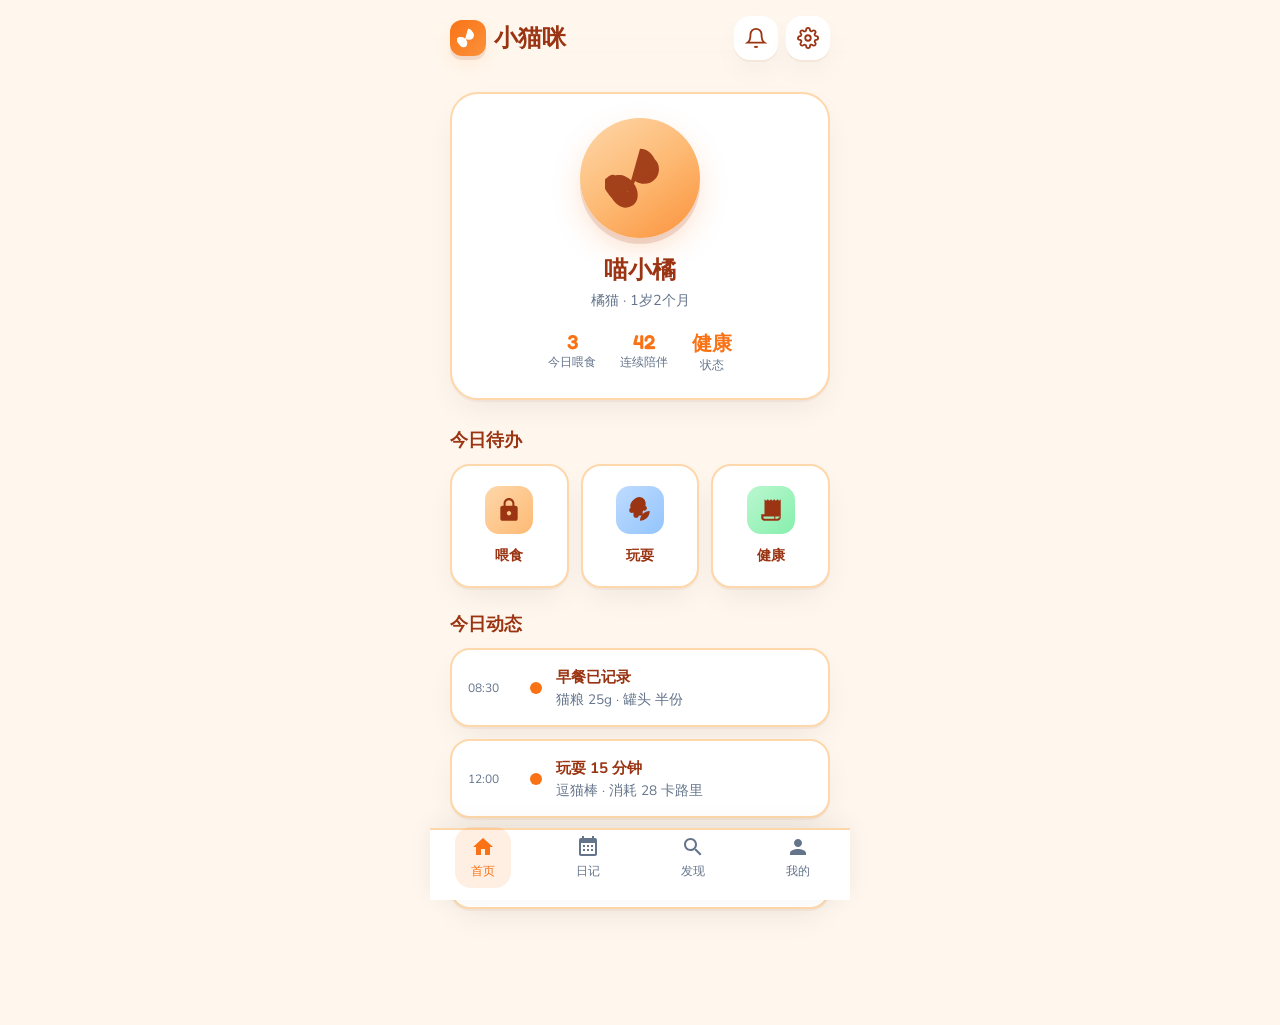
<file: preview/xiaomaomi-app.html>
<!DOCTYPE html>
<html lang="zh-CN">
<head>
  <meta charset="UTF-8">
  <meta name="viewport" content="width=device-width, initial-scale=1.0">
  <title>小猫咪 - 萌宠日常</title>
  <link rel="preconnect" href="https://fonts.googleapis.com">
  <link rel="preconnect" href="https://fonts.gstatic.com" crossorigin>
  <link href="https://fonts.googleapis.com/css2?family=Fredoka:wght@400;500;600;700&family=Nunito:wght@300;400;500;600;700&display=swap" rel="stylesheet">
  <style>
    :root {
      /* Pet Tech App 配色 - 来自 UI/UX Pro Max design system */
      --primary: #F97316;
      --primary-on: #0F172A;
      --secondary: #FB923C;
      --accent: #2563EB;
      --accent-on: #FFFFFF;
      --background: #FFF7ED;
      --foreground: #9A3412;
      --card: #FFFFFF;
      --card-foreground: #9A3412;
      --muted: #F1F0F0;
      --muted-foreground: #64748B;
      --border: #FED7AA;
      --destructive: #DC2626;
      --ring: #F97316;
      --radius-outer: 28px;
      --radius-card: 20px;
      --radius-btn: 16px;
      --shadow-clay: 0 4px 0 0 rgba(154, 52, 18, 0.12), 0 8px 24px -4px rgba(249, 115, 22, 0.15);
      --shadow-card: 0 2px 0 0 rgba(154, 52, 18, 0.06), 0 12px 32px -8px rgba(0,0,0,0.08);
    }

    * { box-sizing: border-box; margin: 0; padding: 0; }
    html { font-size: 16px; }
    body {
      font-family: 'Nunito', -apple-system, sans-serif;
      background: var(--background);
      color: var(--foreground);
      min-height: 100vh;
      padding-bottom: 80px;
      -webkit-font-smoothing: antialiased;
    }

    /* Header */
    .header {
      padding: 16px 20px 12px;
      display: flex;
      align-items: center;
      justify-content: space-between;
      background: linear-gradient(180deg, rgba(255,247,237,0.98) 0%, var(--background) 100%);
      position: sticky;
      top: 0;
      z-index: 10;
    }
    .logo {
      font-family: 'Fredoka', sans-serif;
      font-weight: 700;
      font-size: 1.5rem;
      color: var(--foreground);
      display: flex;
      align-items: center;
      gap: 8px;
    }
    .logo-icon {
      width: 36px;
      height: 36px;
      background: linear-gradient(135deg, var(--primary), var(--secondary));
      border-radius: 12px;
      display: flex;
      align-items: center;
      justify-content: center;
      box-shadow: var(--shadow-clay);
    }
    .logo-icon svg {
      width: 22px;
      height: 22px;
      fill: white;
    }
    .header-actions {
      display: flex;
      gap: 8px;
    }
    .icon-btn {
      width: 44px;
      height: 44px;
      border-radius: var(--radius-btn);
      border: none;
      background: var(--card);
      color: var(--foreground);
      cursor: pointer;
      display: flex;
      align-items: center;
      justify-content: center;
      box-shadow: var(--shadow-card);
      transition: transform 0.2s ease, box-shadow 0.2s ease;
    }
    .icon-btn:hover { transform: scale(0.96); }
    .icon-btn:focus-visible { outline: 2px solid var(--ring); outline-offset: 2px; }
    .icon-btn svg { width: 22px; height: 22px; }

    /* Hero - 主猫卡片 */
    .hero {
      padding: 20px;
      margin-bottom: 8px;
    }
    .hero-card {
      background: var(--card);
      border-radius: var(--radius-outer);
      padding: 24px;
      box-shadow: var(--shadow-card);
      border: 2px solid var(--border);
      text-align: center;
    }
    .cat-avatar {
      width: 120px;
      height: 120px;
      margin: 0 auto 16px;
      background: linear-gradient(145deg, #FED7AA 0%, #FDBA74 50%, #FB923C 100%);
      border-radius: 50%;
      display: flex;
      align-items: center;
      justify-content: center;
      box-shadow: 0 6px 0 0 rgba(154, 52, 18, 0.15), 0 12px 32px -4px rgba(249, 115, 22, 0.25);
    }
    .cat-avatar svg {
      width: 70px;
      height: 70px;
      fill: var(--foreground);
      opacity: 0.9;
    }
    .hero-card h1 {
      font-family: 'Fredoka', sans-serif;
      font-size: 1.5rem;
      color: var(--foreground);
      margin-bottom: 4px;
    }
    .hero-card .subtitle {
      font-size: 0.9rem;
      color: var(--muted-foreground);
      margin-bottom: 20px;
    }
    .stats-row {
      display: flex;
      justify-content: center;
      gap: 24px;
    }
    .stat {
      text-align: center;
    }
    .stat-value {
      font-family: 'Fredoka', sans-serif;
      font-weight: 600;
      font-size: 1.25rem;
      color: var(--primary);
    }
    .stat-label {
      font-size: 0.75rem;
      color: var(--muted-foreground);
    }

    /* 快捷操作区 */
    .section-title {
      font-family: 'Fredoka', sans-serif;
      font-size: 1.1rem;
      padding: 0 20px 12px;
      color: var(--foreground);
    }
    .quick-actions {
      padding: 0 20px 24px;
      display: grid;
      grid-template-columns: repeat(3, 1fr);
      gap: 12px;
    }
    .action-card {
      background: var(--card);
      border-radius: var(--radius-card);
      padding: 20px 12px;
      text-align: center;
      box-shadow: var(--shadow-card);
      border: 2px solid var(--border);
      cursor: pointer;
      transition: transform 0.2s ease, box-shadow 0.2s ease;
      text-decoration: none;
      color: inherit;
      display: block;
    }
    .action-card:hover {
      transform: translateY(-2px);
      box-shadow: 0 4px 0 0 rgba(154, 52, 18, 0.08), 0 16px 40px -8px rgba(0,0,0,0.12);
    }
    .action-card:focus-visible { outline: 2px solid var(--ring); outline-offset: 2px; }
    .action-icon {
      width: 48px;
      height: 48px;
      margin: 0 auto 10px;
      border-radius: 14px;
      display: flex;
      align-items: center;
      justify-content: center;
    }
    .action-card:nth-child(1) .action-icon { background: linear-gradient(135deg, #FED7AA, #FDBA74); }
    .action-card:nth-child(2) .action-icon { background: linear-gradient(135deg, #BFDBFE, #93C5FD); }
    .action-card:nth-child(3) .action-icon { background: linear-gradient(135deg, #BBF7D0, #86EFAC); }
    .action-icon svg { width: 26px; height: 26px; fill: var(--foreground); }
    .action-card span {
      font-size: 0.9rem;
      font-weight: 600;
      color: var(--foreground);
    }

    /* 今日动态 */
    .feed-section {
      padding: 0 20px 24px;
    }
    .feed-card {
      background: var(--card);
      border-radius: var(--radius-card);
      padding: 16px;
      margin-bottom: 12px;
      box-shadow: var(--shadow-card);
      border: 2px solid var(--border);
      display: flex;
      align-items: center;
      gap: 14px;
    }
    .feed-time {
      font-size: 0.75rem;
      color: var(--muted-foreground);
      min-width: 48px;
    }
    .feed-dot {
      width: 12px;
      height: 12px;
      border-radius: 50%;
      background: var(--primary);
      flex-shrink: 0;
    }
    .feed-content {
      flex: 1;
    }
    .feed-content strong {
      font-size: 0.95rem;
      color: var(--foreground);
    }
    .feed-content p {
      font-size: 0.85rem;
      color: var(--muted-foreground);
      margin-top: 2px;
    }

    /* 底部导航 */
    .bottom-nav {
      position: fixed;
      bottom: 0;
      left: 0;
      right: 0;
      height: 72px;
      background: var(--card);
      border-top: 2px solid var(--border);
      display: flex;
      justify-content: space-around;
      align-items: center;
      padding: 8px 0 24px;
      box-shadow: 0 -4px 24px rgba(0,0,0,0.06);
    }
    .nav-item {
      display: flex;
      flex-direction: column;
      align-items: center;
      gap: 4px;
      color: var(--muted-foreground);
      text-decoration: none;
      font-size: 0.75rem;
      padding: 8px 16px;
      border-radius: var(--radius-btn);
      transition: color 0.2s, background 0.2s;
    }
    .nav-item:hover, .nav-item.active {
      color: var(--primary);
    }
    .nav-item.active {
      background: rgba(249, 115, 22, 0.12);
    }
    .nav-item svg {
      width: 24px;
      height: 24px;
      fill: currentColor;
    }

    /* 响应式 */
    @media (min-width: 768px) {
      body { max-width: 420px; margin: 0 auto; }
      .bottom-nav { max-width: 420px; left: 50%; transform: translateX(-50%); }
    }
  </style>
</head>
<body>
  <header class="header">
    <div class="logo">
      <div class="logo-icon" aria-hidden="true">
        <svg viewBox="0 0 24 24" xmlns="http://www.w3.org/2000/svg"><path d="M12 2c2.5 0 4 1.5 5 3.5 1 .9 1.5 2.1 1.5 3.5 0 2.8-2.2 5-5 5-1.2 0-2.3-.4-3.2-1-.1.4-.3.8-.5 1.2-.6 1.2-1.5 2.2-2.6 2.8-.3.2-.7.3-1 .5-.4.2-.8.4-1.2.5-.5.2-1 .3-1.5.3-1.7 0-3.2-1.4-3.5-3.1-.1-.5 0-1 .2-1.5.2-.4.5-.7.8-1 .4-.4.8-.7 1.2-1 .5-.3 1-.5 1.5-.6.6-.2 1.2-.2 1.8-.1.5.1 1 .3 1.5.5.4.2.8.4 1.2.7.3.2.6.5.9.8.2.2.4.4.6.7.2.2.3.5.5.7.2.3.3.6.5 1 .2.4.3.8.4 1.2.1.5.1 1 .1 1.5 0 .5-.1 1-.3 1.5-.2.5-.5.9-.8 1.3-.4.4-.9.7-1.4.9-.5.2-1 .4-1.6.4-.5 0-1-.1-1.5-.3-.4-.2-.8-.4-1.2-.7-.3-.2-.6-.5-.9-.8-.2-.2-.4-.5-.6-.7-.2-.3-.4-.5-.6-.8-.2-.2-.4-.5-.6-.7-.2-.2-.4-.5-.5-.7-.2-.2-.3-.5-.5-.7-.1-.2-.3-.4-.4-.6-.1-.2-.2-.4-.3-.6-.1-.2-.2-.4-.2-.6-.1-.2-.1-.4-.2-.6 0-.2-.1-.4-.1-.6 0-.2 0-.4.1-.6.1-.2.2-.4.3-.5.1-.2.3-.3.4-.5.2-.1.3-.3.5-.4.2-.1.3-.3.5-.4.2-.1.4-.2.6-.3.2-.1.4-.1.6-.2.2 0 .4 0 .6.1.2 0 .4.1.6.2.2.1.4.2.5.4.2.1.3.3.5.5.1.2.3.4.4.6.1.2.2.4.3.6.1.2.1.4.2.7.1.2 0 .5.1.7.1.2 0 .5 0 .7-.1.2-.1.5-.2.7-.4.2-.2.4-.4.6-.6.2-.2.3-.5.5-.7.1-.2.3-.5.4-.7.1-.2.2-.5.3-.7.1-.2.1-.5.2-.7 0-.2.1-.5.1-.7 0-.2 0-.5-.1-.7-.1-.2-.2-.4-.4-.6-.2-.2-.4-.3-.6-.5-.2-.1-.4-.2-.7-.3-.2-.1-.5-.1-.7-.1-.2 0-.5.1-.7.2-.2.1-.4.2-.6.4-.2.2-.3.4-.5.6-.1.2-.2.4-.3.6-.1.2-.1.4-.2.6 0 .2 0 .4.1.6.1.2.1.4.2.5.1.2.2.3.3.5.1.2.2.4.3.5.1.2.2.3.3.5.1.2.1.3.2.5.1.2.1.3.2.5.1.2.1.3.1.5 0 .2.1.4.1.5.1.2 0 .3.1.5.1.2.1.3.2.5.2.2.1.3.2.5.2.2.1.3.3.5.3.2.1.3.3.5.3.2.1.3.3.5.3.2.1.3.3.5.3z"/></svg>
      </div>
      小猫咪
    </div>
    <div class="header-actions">
      <button type="button" class="icon-btn" aria-label="通知">
        <svg viewBox="0 0 24 24" fill="none" stroke="currentColor" stroke-width="2"><path d="M18 8A6 6 0 0 0 6 8c0 7-3 9-3 9h18s-3-2-3-9"/><path d="M13.73 21a2 2 0 0 1-3.46 0"/></svg>
      </button>
      <button type="button" class="icon-btn" aria-label="设置">
        <svg viewBox="0 0 24 24" fill="none" stroke="currentColor" stroke-width="2"><circle cx="12" cy="12" r="3"/><path d="M19.4 15a1.65 1.65 0 0 0 .33 1.82l.06.06a2 2 0 0 1 0 2.83 2 2 0 0 1-2.83 0l-.06-.06a1.65 1.65 0 0 0-1.82-.33 1.65 1.65 0 0 0-1 1.51V21a2 2 0 0 1-2 2 2 2 0 0 1-2-2v-.09A1.65 1.65 0 0 0 9 19.4a1.65 1.65 0 0 0-1.82.33l-.06.06a2 2 0 0 1-2.83 0 2 2 0 0 1 0-2.83l.06-.06a1.65 1.65 0 0 0 .33-1.82 1.65 1.65 0 0 0-1.51-1H3a2 2 0 0 1-2-2 2 2 0 0 1 2-2h.09A1.65 1.65 0 0 0 4.6 9a1.65 1.65 0 0 0-.33-1.82l-.06-.06a2 2 0 0 1 0-2.83 2 2 0 0 1 2.83 0l.06.06a1.65 1.65 0 0 0 1.82.33H9a1.65 1.65 0 0 0 1-1.51V3a2 2 0 0 1 2-2 2 2 0 0 1 2 2v.09a1.65 1.65 0 0 0 1 1.51 1.65 1.65 0 0 0 1.82-.33l.06-.06a2 2 0 0 1 2.83 0 2 2 0 0 1 0 2.83l-.06.06a1.65 1.65 0 0 0-.33 1.82V9a1.65 1.65 0 0 0 1.51 1H21a2 2 0 0 1 2 2 2 2 0 0 1-2 2h-.09a1.65 1.65 0 0 0-1.51 1z"/></svg>
      </button>
    </div>
  </header>

  <main>
    <section class="hero">
      <div class="hero-card">
        <div class="cat-avatar" role="img" aria-label="猫咪头像">
          <svg viewBox="0 0 24 24" xmlns="http://www.w3.org/2000/svg"><path d="M12 2c2.5 0 4 1.5 5 3.5 1 .9 1.5 2.1 1.5 3.5 0 2.8-2.2 5-5 5-1.2 0-2.3-.4-3.2-1-.1.4-.3.8-.5 1.2-.6 1.2-1.5 2.2-2.6 2.8-.3.2-.7.3-1 .5-.4.2-.8.4-1.2.5-.5.2-1 .3-1.5.3-1.7 0-3.2-1.4-3.5-3.1-.1-.5 0-1 .2-1.5.2-.4.5-.7.8-1 .4-.4.8-.7 1.2-1 .5-.3 1-.5 1.5-.6.6-.2 1.2-.2 1.8-.1.5.1 1 .3 1.5.5.4.2.8.4 1.2.7.3.2.6.5.9.8.2.2.4.4.6.7.2.2.3.5.5.7.2.3.3.6.5 1 .2.4.3.8.4 1.2.1.5.1 1 .1 1.5 0 .5-.1 1-.3 1.5-.2.5-.5.9-.8 1.3-.4.4-.9.7-1.4.9-.5.2-1 .4-1.6.4-.5 0-1-.1-1.5-.3-.4-.2-.8-.4-1.2-.7-.3-.2-.6-.5-.9-.8-.2-.2-.4-.5-.6-.7-.2-.3-.4-.5-.6-.8-.2-.2-.4-.5-.6-.7-.2-.2-.4-.5-.5-.7-.2-.2-.3-.5-.5-.7-.1-.2-.3-.4-.4-.6-.1-.2-.2-.4-.3-.6-.1-.2-.2-.4-.2-.6-.1-.2-.1-.4-.2-.6 0-.2-.1-.4-.1-.6 0-.2 0-.4.1-.6.1-.2.2-.4.3-.5.1-.2.3-.3.4-.5.2-.1.3-.3.5-.4.2-.1.3-.3.5-.4.2-.1.4-.2.6-.3.2-.1.4-.1.6-.2.2 0 .4 0 .6.1.2 0 .4.1.6.2.2.1.4.2.5.4.2.1.3.3.5.5.1.2.3.4.4.6.1.2.2.4.3.6.1.2.1.4.2.7.1.2 0 .5.1.7.1.2 0 .5 0 .7-.1.2-.1.5-.2.7-.4.2-.2.4-.4.6-.6.2-.2.3-.5.5-.7.1-.2.3-.5.4-.7.1-.2.2-.5.3-.7.1-.2.1-.5.2-.7 0-.2.1-.5.1-.7 0-.2 0-.5-.1-.7-.1-.2-.2-.4-.4-.6-.2-.2-.4-.3-.6-.5-.2-.1-.4-.2-.7-.3-.2-.1-.5-.1-.7-.1-.2 0-.5.1-.7.2-.2.1-.4.2-.6.4-.2.2-.3.4-.5.6-.1.2-.2.4-.3.6-.1.2-.1.4-.2.6 0 .2 0 .4.1.6.1.2.1.4.2.5.1.2.2.3.3.5.1.2.2.4.3.5.1.2.2.3.3.5.1.2.1.3.2.5.1.2.1.3.2.5.1.2.1.3.1.5 0 .2.1.4.1.5.1.2 0 .3.1.5.1.2.1.3.2.5.2.2.1.3.2.5.2.2.1.3.3.5.3.2.1.3.3.5.3.2.1.3.3.5.3.2.1.3.3.5.3z"/></svg>
        </div>
        <h1>喵小橘</h1>
        <p class="subtitle">橘猫 · 1岁2个月</p>
        <div class="stats-row">
          <div class="stat">
            <div class="stat-value">3</div>
            <div class="stat-label">今日喂食</div>
          </div>
          <div class="stat">
            <div class="stat-value">42</div>
            <div class="stat-label">连续陪伴</div>
          </div>
          <div class="stat">
            <div class="stat-value">健康</div>
            <div class="stat-label">状态</div>
          </div>
        </div>
      </div>
    </section>

    <h2 class="section-title">今日待办</h2>
    <div class="quick-actions">
      <a href="#" class="action-card">
        <div class="action-icon">
          <svg viewBox="0 0 24 24" xmlns="http://www.w3.org/2000/svg"><path d="M18 8h-1V6c0-2.76-2.24-5-5-5S7 3.24 7 6v2H6c-1.1 0-2 .9-2 2v10c0 1.1.9 2 2 2h12c1.1 0 2-.9 2-2V10c0-1.1-.9-2-2-2zm-6 9c-1.1 0-2-.9-2-2s.9-2 2-2 2 .9 2 2-.9 2-2 2zm3.1-9H8.9V6c0-1.71 1.39-3.1 3.1-3.1 1.71 0 3.1 1.39 3.1 3.1v2z"/></svg>
        </div>
        <span>喂食</span>
      </a>
      <a href="#" class="action-card">
        <div class="action-icon">
          <svg viewBox="0 0 24 24" xmlns="http://www.w3.org/2000/svg"><path d="M12 22c4.97 0 9-4.03 9-9-4.97 0-9 4.03-9 9zM5.6 10.25c0 1.38 1.12 2.5 2.5 2.5.53 0 1.01-.16 1.42-.44l-.02 2.44c0 1.38 1.12 2.5 2.5 2.5s2.5-1.12 2.5-2.5l-.02-2.44c.4.28.89.44 1.42.44 1.38 0 2.5-1.12 2.5-2.5 0-1-.6-1.86-1.44-2.28.19-.59.31-1.23.31-1.91 0-3.31-2.69-6-6-6S3 4.69 3 8c0 .68.12 1.32.31 1.91C2.6 10.39 2 11.25 2 12.25 2 13.63 3.12 14.75 4.5 14.75c.53 0 1.01-.16 1.42-.44l.02 2.44c0 1.38 1.12 2.5 2.5 2.5s2.5-1.12 2.5-2.5l.02-2.44c.4.28.89.44 1.42.44 1.38 0 2.5-1.12 2.5-2.5 0-1-.6-1.86-1.44-2.28.19-.59.31-1.23.31-1.91 0-3.31-2.69-6-6-6z"/></svg>
        </div>
        <span>玩耍</span>
      </a>
      <a href="#" class="action-card">
        <div class="action-icon">
          <svg viewBox="0 0 24 24" xmlns="http://www.w3.org/2000/svg"><path d="M19.5 3.5L18 2l-1.5 1.5L15 2l-1.5 1.5L12 2l-1.5 1.5L9 2 7.5 3.5 6 2v14H3v3c0 1.66 1.34 3 3 3h12c1.66 0 3-1.34 3-3V2l-1.5 1.5zM15 20H6c-.55 0-1-.45-1-1v-1h10v2zm4-1c0 .55-.45 1-1 1h-2v-2h4v1z"/></svg>
        </div>
        <span>健康</span>
      </a>
    </div>

    <h2 class="section-title">今日动态</h2>
    <section class="feed-section">
      <div class="feed-card">
        <span class="feed-time">08:30</span>
        <span class="feed-dot"></span>
        <div class="feed-content">
          <strong>早餐已记录</strong>
          <p>猫粮 25g · 罐头 半份</p>
        </div>
      </div>
      <div class="feed-card">
        <span class="feed-time">12:00</span>
        <span class="feed-dot"></span>
        <div class="feed-content">
          <strong>玩耍 15 分钟</strong>
          <p>逗猫棒 · 消耗 28 卡路里</p>
        </div>
      </div>
      <div class="feed-card">
        <span class="feed-time">18:00</span>
        <span class="feed-dot"></span>
        <div class="feed-content">
          <strong>晚餐待喂</strong>
          <p>点击记录今日晚餐</p>
        </div>
      </div>
    </section>
  </main>

  <nav class="bottom-nav" aria-label="主导航">
    <a href="#" class="nav-item active" aria-current="page">
      <svg viewBox="0 0 24 24"><path d="M10 20v-6h4v6h5v-8h3L12 3 2 12h3v8z"/></svg>
      首页
    </a>
    <a href="#" class="nav-item">
      <svg viewBox="0 0 24 24"><path d="M19 3h-1V1h-2v2H8V1H6v2H5c-1.11 0-1.99.9-1.99 2L3 19c0 1.1.89 2 2 2h14c1.1 0 2-.9 2-2V5c0-1.1-.9-2-2-2zm0 16H5V8h14v11zM9 10H7v2h2v-2zm4 0h-2v2h2v-2zm4 0h-2v2h2v-2zm-8 4H7v2h2v-2zm4 0h-2v2h2v-2zm4 0h-2v2h2v-2z"/></svg>
      日记
    </a>
    <a href="#" class="nav-item">
      <svg viewBox="0 0 24 24"><path d="M15.5 14h-.79l-.28-.27C15.41 12.59 16 11.11 16 9.5 16 5.91 13.09 3 9.5 3S3 5.91 3 9.5 5.91 16 9.5 16c1.61 0 3.09-.59 4.23-1.57l.27.28v.79l5 4.99L20.49 19l-4.99-5zm-6 0C7.01 14 5 11.99 5 9.5S7.01 5 9.5 5 14 7.01 14 9.5 11.99 14 9.5 14z"/></svg>
      发现
    </a>
    <a href="#" class="nav-item">
      <svg viewBox="0 0 24 24"><path d="M12 12c2.21 0 4-1.79 4-4s-1.79-4-4-4-4 1.79-4 4 1.79 4 4 4zm0 2c-2.67 0-8 1.34-8 4v2h16v-2c0-2.66-5.33-4-8-4z"/></svg>
      我的
    </a>
  </nav>
</body>
</html>
</file>
<file: css/web.css>
/* ═══════════════════════════════════════════════════════════════
   OneProtocol — Web pública (oneprotocol.fit)
   Obsidiana con el azul de OneProtocol y brillos plateados. Capturas
   reales de la app con un coach de demostración (assets/shots).
═══════════════════════════════════════════════════════════════ */
:root {
  --bg: #06070a; --bg2: #0b0d12; --card: rgba(255,255,255,.035); --line: rgba(255,255,255,.08); --line2: rgba(255,255,255,.14);
  --txt: #f3f5f8; --txt2: rgba(236,241,248,.68); --txt3: rgba(236,241,248,.42);
  --blue: #3d8bff; --blue2: #1f6fe5; --sky: #8cc4ff; --green: #34d399; --amber: #f5b14a; --gold: #e5a23c; --violet: #a78bfa; --red: #ff6b6b;
  --r: 26px; --max: 1220px;
  --ease: cubic-bezier(.2,.8,.2,1);
  --display: 'Inter', system-ui, -apple-system, sans-serif;
  --cond: 'Barlow Condensed', 'Inter', sans-serif;
}
* { box-sizing: border-box; }
[id] { scroll-margin-top: 84px; }
html { scroll-behavior: smooth; -webkit-text-size-adjust: 100%; overflow-x: hidden; overflow-x: clip; }
body { margin: 0; overflow-x: clip; background: var(--bg); color: var(--txt); font-family: 'Inter', system-ui, -apple-system, sans-serif; font-size: 16px; line-height: 1.55; -webkit-font-smoothing: antialiased; }
img { display: block; max-width: 100%; height: auto; }
a { color: inherit; }
button { font: inherit; color: inherit; }
::selection { background: rgba(61,139,255,.4); }
.skip { position: absolute; left: -9999px; top: 12px; z-index: 200; padding: 10px 14px; border-radius: 10px; background: #fff; color: #000; }
.skip:focus { left: 12px; }
:focus-visible { outline: 2px solid var(--sky); outline-offset: 3px; border-radius: 8px; }

/* ── Barra de progreso y navegación ── */
.progress { position: fixed; inset: 0 0 auto; z-index: 120; height: 2px; pointer-events: none; }
.progress i { display: block; height: 100%; width: 100%; transform-origin: 0 50%; transform: scaleX(0); background: linear-gradient(90deg, var(--blue2), var(--sky)); }
.nav { position: fixed; top: 0; left: 0; right: 0; z-index: 110; display: flex; align-items: center; gap: 20px; padding: 14px max(20px, calc((100% - var(--max)) / 2)); transition: background .4s, border-color .4s, padding .4s; border-bottom: 1px solid transparent; }
.nav.is-scrolled { background: rgba(6,7,10,.78); -webkit-backdrop-filter: saturate(160%) blur(16px); backdrop-filter: saturate(160%) blur(16px); border-bottom-color: var(--line); padding-top: 10px; padding-bottom: 10px; }
.nav-logo { display: inline-flex; align-items: center; gap: 10px; text-decoration: none; font-weight: 800; font-size: 19px; letter-spacing: -.02em; }
.nav-logo span { color: var(--blue); } .nav-logo b { color: #fff; font-weight: 300; }
.nav-links { display: flex; gap: 4px; margin: 0 auto; }
.nav-links a { padding: 8px 12px; border-radius: 99px; text-decoration: none; font-size: 14px; font-weight: 600; color: var(--txt2); transition: color .2s, background .2s; }
.nav-links a:hover, .nav-links a.is-active { color: #fff; background: rgba(255,255,255,.06); }
.nav-login-m { display: none; }
.nav-cta { display: flex; align-items: center; gap: 10px; margin-left: auto; }
.nav-login { font-size: 14px; font-weight: 600; color: var(--txt2); text-decoration: none; padding: 8px 10px; }
.nav-login:hover { color: #fff; }
.nav-menu { display: none; width: 42px; height: 42px; border-radius: 12px; border: 1px solid var(--line2); background: rgba(255,255,255,.04); cursor: pointer; position: relative; }
.nav-menu i { position: absolute; left: 12px; right: 12px; height: 2px; border-radius: 2px; background: #fff; transition: transform .3s var(--ease); }
.nav-menu i:first-child { top: 16px; } .nav-menu i:last-child { top: 24px; }
.nav.is-open .nav-menu i:first-child { transform: translateY(4px) rotate(45deg); } .nav.is-open .nav-menu i:last-child { transform: translateY(-4px) rotate(-45deg); }

/* ── Botones ── */
.btn { display: inline-flex; align-items: center; justify-content: center; gap: 10px; min-height: 54px; padding: 0 26px; border-radius: 99px; text-decoration: none; font-weight: 700; font-size: 15.5px; letter-spacing: -.005em; border: 1px solid transparent; cursor: pointer; transition: transform .25s var(--ease), box-shadow .3s, background .3s; position: relative; overflow: hidden; white-space: nowrap; }
.btn:hover { transform: translateY(-2px); }
.btn-sm { min-height: 42px; padding: 0 18px; font-size: 14px; }
.btn-blue { background: linear-gradient(180deg, #4b95ff, var(--blue2)); color: #fff; box-shadow: 0 10px 30px rgba(31,111,229,.45), inset 0 1px 0 rgba(255,255,255,.25); }
.btn-blue::after, .btn-gold::after { content: ''; position: absolute; inset: 0; background: linear-gradient(110deg, transparent 35%, rgba(255,255,255,.35) 50%, transparent 65%) -150% 0 / 250% 100% no-repeat; animation: sheen 4.5s ease-in-out infinite; }
.btn-ghost { background: rgba(255,255,255,.05); border-color: var(--line2); color: #fff; }
.btn-ghost:hover { background: rgba(255,255,255,.09); }
.btn-gold { background: linear-gradient(180deg, #f4bd5c, #c9862a); color: #1a1205; box-shadow: 0 10px 30px rgba(229,162,60,.35); }
.btn-violet { background: linear-gradient(180deg, #b49cff, #7c5cf0); color: #fff; box-shadow: 0 10px 30px rgba(124,92,240,.35); }
@keyframes sheen { 0%, 55% { background-position: -150% 0; } 85%, 100% { background-position: 150% 0; } }

/* ── Tipografía ── */
.kicker, .eyebrow { display: inline-flex; align-items: center; gap: 9px; margin: 0 0 22px; font-size: 12.5px; font-weight: 800; letter-spacing: .18em; text-transform: uppercase; color: var(--sky); }
.eyebrow::before { content: ''; width: 22px; height: 1px; background: currentColor; opacity: .6; }
.eyebrow.violet { color: var(--violet); }
.kicker { padding: 7px 14px 7px 10px; border-radius: 99px; background: rgba(61,139,255,.08); border: 1px solid rgba(61,139,255,.22); letter-spacing: .08em; font-size: 12px; }
.kicker .dot { width: 7px; height: 7px; border-radius: 50%; background: var(--green); box-shadow: 0 0 0 4px rgba(52,211,153,.16); animation: pulse 2.4s infinite; }
@keyframes pulse { 50% { box-shadow: 0 0 0 9px rgba(52,211,153,0); } }
h1, h2, h3 { font-family: var(--display); margin: 0; letter-spacing: -.04em; }
h2 { font-size: clamp(34px, 5vw, 64px); line-height: 1.03; font-weight: 800; }
h2 .dim { color: var(--txt3); }
h3 { font-size: 20px; font-weight: 700; letter-spacing: -.02em; }
.lede { margin: 22px 0 0; max-width: 580px; font-size: clamp(16px, 1.35vw, 18.5px); line-height: 1.62; color: var(--txt2); }
.shine { font-style: normal; background: linear-gradient(100deg, #7f8aa0 0%, #ffffff 28%, #a9c9ff 48%, #ffffff 68%, #7f8aa0 100%); background-size: 220% 100%; -webkit-background-clip: text; background-clip: text; -webkit-text-fill-color: transparent; animation: shine 6s linear infinite; }
.shine-blue { background: linear-gradient(100deg, #5aa2ff, #c6e0ff 45%, #3d8bff 70%); background-size: 200% 100%; -webkit-background-clip: text; background-clip: text; -webkit-text-fill-color: transparent; animation: shine 5s linear infinite; }
@keyframes shine { to { background-position: -220% 0; } }
.sec { position: relative; width: min(calc(100% - 40px), var(--max)); margin: 0 auto; padding: clamp(84px, 11vw, 150px) 0; }
.sec-head { max-width: 760px; }
.sec-head.center { margin: 0 auto; text-align: center; }
.sec-head.center .lede { margin-left: auto; margin-right: auto; }
.sec-head.center .eyebrow::before { display: none; }
.ticks { list-style: none; padding: 0; margin: 26px 0 0; display: grid; gap: 12px; }
.ticks li { display: flex; gap: 12px; color: var(--txt2); font-size: 15.5px; }
.ticks li::before { content: '✓'; flex: none; display: grid; place-items: center; width: 22px; height: 22px; border-radius: 50%; font-size: 12px; font-weight: 900; color: #06210f; background: var(--green); }

/* ── Aparición al hacer scroll ── */
.rv { opacity: 0; transform: translateY(26px); transition: opacity .9s var(--ease), transform .9s var(--ease); transition-delay: var(--d, 0s); }
.rv.is-in { opacity: 1; transform: none; }

/* ── Marco de teléfono ── */
.phone { --w: 300px; position: relative; width: var(--w); padding: calc(var(--w) * .034); border-radius: calc(var(--w) * .165); flex: none;
  background: linear-gradient(145deg, #3a3e48, #121419 40%, #2a2d36 70%, #0b0c10); box-shadow: 0 0 0 1px rgba(255,255,255,.14), 0 calc(var(--w) * .16) calc(var(--w) * .4) rgba(0,0,0,.65), 0 10px 30px rgba(0,0,0,.5), inset 0 0 0 2px rgba(0,0,0,.6); }
/* Isla dinámica: escala con el ancho del teléfono */
.phone::after { content: ''; position: absolute; top: calc(var(--w) * .058); left: 50%; z-index: 4; width: 30%; height: calc(var(--w) * .088); transform: translateX(-50%); border-radius: 99px; background: #000; }
.phone-screen { position: relative; width: 100%; aspect-ratio: 1206 / 2320; border-radius: calc(var(--w) * .135); overflow: hidden; background: #0d0f14; --sb: 8%; }
/* Barra de estado dibujada (las capturas no la traen) */
.phone-screen::before { content: '9:41'; position: absolute; z-index: 3; left: 0; top: 0; width: 34%; height: var(--sb); display: flex; align-items: center; justify-content: center; font: 650 calc(var(--w) * .047)/1 'Inter', system-ui, sans-serif; color: #fff; letter-spacing: -.01em; }
.phone-screen::after { content: ''; position: absolute; z-index: 3; right: 7%; top: 0; width: 20%; height: var(--sb); opacity: .95;
  background: url("data:image/svg+xml,%3Csvg xmlns='http://www.w3.org/2000/svg' viewBox='0 0 68 14'%3E%3Cg fill='%23fff'%3E%3Crect x='0' y='9' width='3' height='4' rx='1'/%3E%3Crect x='5' y='7' width='3' height='6' rx='1'/%3E%3Crect x='10' y='4' width='3' height='9' rx='1'/%3E%3Crect x='15' y='1' width='3' height='12' rx='1'/%3E%3Cpath d='M30 4.6a9 9 0 0 1 11 0l-1.4 1.6a6.8 6.8 0 0 0-8.2 0zM32.6 7.6a5 5 0 0 1 5.8 0L35.5 11z'/%3E%3Crect x='46' y='2' width='19' height='10' rx='3' fill='none' stroke='%23fff' stroke-opacity='.5' stroke-width='1.2'/%3E%3Crect x='48' y='4' width='14' height='6' rx='1.6'/%3E%3Crect x='66' y='5' width='1.6' height='4' rx='.8' fill-opacity='.5'/%3E%3C/g%3E%3C/svg%3E") center / contain no-repeat; }
.phone-screen img { position: absolute; left: 0; right: 0; top: var(--sb); width: 100%; height: calc(100% - var(--sb)); object-fit: cover; object-position: top; }

/* ── HERO ── */
.hero { position: relative; display: grid; grid-template-columns: 1.05fr .95fr; align-items: center; gap: 40px; width: min(calc(100% - 40px), var(--max)); margin: 0 auto; min-height: min(100svh, 860px); padding: 120px 0 70px; }
.hero-aura { position: absolute; z-index: -1; top: -10%; right: -20%; width: 900px; height: 900px; border-radius: 50%; background: radial-gradient(circle, rgba(61,139,255,.22), rgba(31,111,229,.06) 40%, transparent 68%); pointer-events: none; animation: breathe 9s ease-in-out infinite; }
.hero-grid { position: absolute; z-index: -1; inset: 0 -50vw; pointer-events: none; opacity: .5;
  background: linear-gradient(90deg, rgba(255,255,255,.03) 1px, transparent 1px) 0 0 / 56px 56px, linear-gradient(0deg, rgba(255,255,255,.03) 1px, transparent 1px) 0 0 / 56px 56px;
  -webkit-mask-image: radial-gradient(ellipse 60% 55% at 70% 45%, #000, transparent 75%); mask-image: radial-gradient(ellipse 60% 55% at 70% 45%, #000, transparent 75%); }
@keyframes breathe { 50% { transform: scale(1.08); opacity: .8; } }
.hero-title { font-size: clamp(42px, 6.2vw, 84px); line-height: .98; font-weight: 900; letter-spacing: -.045em; }
.hero-ctas { display: flex; flex-wrap: wrap; gap: 12px; margin-top: 34px; }
.hero-ctas.center, .hero-note.center { justify-content: center; text-align: center; }
.hero-note { margin: 16px 0 0; font-size: 13.5px; color: var(--txt3); }
.hero-stats { list-style: none; padding: 0; margin: 46px 0 0; display: grid; grid-template-columns: repeat(3, 1fr); gap: 14px; max-width: 560px; }
.hero-stats li { padding: 16px; border-radius: 18px; background: var(--card); border: 1px solid var(--line); }
.hero-stats b { display: block; font-family: var(--cond); font-size: 40px; line-height: 1; font-weight: 800; letter-spacing: 0; background: linear-gradient(180deg, #fff, #9fb6d6); -webkit-background-clip: text; background-clip: text; -webkit-text-fill-color: transparent; }
.hero-stats span { display: block; margin-top: 6px; font-size: 12.5px; line-height: 1.35; color: var(--txt3); }
.hero-visual { position: relative; height: 640px; }
.hero-front { --w: 290px; position: absolute; left: 46%; top: 0; transform: translateX(-50%) rotate(3deg); z-index: 2; animation: floaty 7s ease-in-out infinite; }
.hero-back { --w: 250px; position: absolute; left: 14%; top: 70px; transform: rotate(-8deg); opacity: .78; filter: saturate(.85) brightness(.85); animation: floaty 8s ease-in-out infinite reverse; }
.hero-front.rv.is-in { transform: translateX(-50%) rotate(3deg); }
.hero-back.rv.is-in { transform: rotate(-8deg); opacity: .78; }
@keyframes floaty { 50% { translate: 0 -12px; } }
.chip { position: absolute; z-index: 4; display: flex; align-items: center; gap: 12px; padding: 12px 16px 12px 12px; border-radius: 18px; background: rgba(16,19,26,.82); -webkit-backdrop-filter: blur(14px); backdrop-filter: blur(14px); border: 1px solid var(--line2); box-shadow: 0 20px 50px rgba(0,0,0,.5); opacity: 0; transform: translateY(14px) scale(.96); animation: chipIn .8s var(--ease) forwards; }
.chip b { display: block; font-size: 14px; } .chip small { display: block; font-size: 12px; color: var(--txt3); }
.chip-a { left: -4%; top: 64px; animation-delay: 1s; } .chip-b { right: -6%; top: 280px; animation-delay: 1.5s; } .chip-c { left: 2%; bottom: 90px; animation-delay: 2s; }
@keyframes chipIn { to { opacity: 1; transform: none; } }
.chip-ic { display: grid; place-items: center; width: 34px; height: 34px; flex: none; border-radius: 11px; font-weight: 900; }
.chip-ic.ok { background: rgba(52,211,153,.15); color: var(--green); } .chip-ic.gold { background: rgba(229,162,60,.16); color: var(--gold); }
.chip-ring { --p: 80; display: grid; place-items: center; width: 42px; height: 42px; flex: none; border-radius: 50%; background: conic-gradient(var(--blue) calc(var(--p) * 1%), rgba(255,255,255,.08) 0); }
.chip-ring b { display: grid; place-items: center; width: 34px; height: 34px; border-radius: 50%; background: #10131a; font-size: 10.5px; }

/* ── Cinta ── */
.marquee { overflow: hidden; padding: 24px 0; border-top: 1px solid var(--line); border-bottom: 1px solid var(--line); background: linear-gradient(90deg, var(--bg), rgba(61,139,255,.04), var(--bg)); -webkit-mask-image: linear-gradient(90deg, transparent, #000 10%, #000 90%, transparent); mask-image: linear-gradient(90deg, transparent, #000 10%, #000 90%, transparent); }
.marquee-track { display: flex; width: max-content; gap: 52px; animation: marquee 46s linear infinite; }
.marquee span { font-size: clamp(19px, 2vw, 26px); font-weight: 700; letter-spacing: -.02em; color: var(--txt3); white-space: nowrap; }
.marquee span::before { content: '✦'; margin-right: 52px; font-size: .6em; color: rgba(61,139,255,.6); vertical-align: middle; }
@keyframes marquee { to { transform: translateX(-50%); } }

/* ── Historia del cliente ── */
.story-grid { display: grid; grid-template-columns: 1fr 1fr; gap: 60px; margin-top: 60px; }
.story-stick { position: sticky; top: 100px; align-self: start; display: grid; justify-items: center; gap: 18px; }
.story-phone { --w: min(320px, 78vw); }
.story-phone .phone-screen img { opacity: 0; transform: scale(1.03); transition: opacity .6s var(--ease), transform .8s var(--ease); }
.story-phone .phone-screen img.is-on { opacity: 1; transform: none; }
.story-tag { margin: 0; padding: 8px 14px; border-radius: 99px; font-size: 13px; font-weight: 700; background: rgba(61,139,255,.1); border: 1px solid rgba(61,139,255,.25); color: var(--sky); }
.story-steps { list-style: none; padding: 0; margin: 0; }
.story-step { min-height: 62vh; display: flex; flex-direction: column; justify-content: center; padding: 0 0 0 26px; border-left: 2px solid var(--line); transition: border-color .4s, opacity .4s; opacity: .38; }
.story-step.is-on { border-color: var(--blue); opacity: 1; }
.step-n { font-family: var(--cond); font-size: 54px; line-height: 1; font-weight: 800; color: rgba(61,139,255,.35); }
.story-step.is-on .step-n { color: var(--blue); }
.story-step h3 { margin-top: 10px; font-size: clamp(24px, 2.6vw, 32px); }
.story-step p { margin: 12px 0 0; max-width: 460px; color: var(--txt2); font-size: 16.5px; line-height: 1.62; }

/* ── Tu marca ── */
.brand { --acc: #3D8BFF; }
.brand[data-brand="nova"] { --acc: #E5A23C; } .brand[data-brand="kora"] { --acc: #2EC4A6; }
.brand-grid { display: grid; grid-template-columns: 1fr 1.05fr; gap: 50px; align-items: center; }
.brand-pick { display: flex; flex-wrap: wrap; gap: 10px; margin-top: 30px; }
.brand-pick button { display: inline-flex; align-items: center; gap: 10px; padding: 8px 16px 8px 8px; border-radius: 99px; border: 1px solid var(--line2); background: rgba(255,255,255,.04); cursor: pointer; font-weight: 700; font-size: 14px; transition: background .3s, border-color .3s, transform .2s; }
.brand-pick button:hover { transform: translateY(-1px); }
.brand-pick button i { display: grid; place-items: center; width: 32px; height: 32px; border-radius: 10px; font-style: normal; font-size: 12px; font-weight: 900; color: #0a0b0e; background: var(--c); }
.brand-pick button.is-on { border-color: var(--acc); background: color-mix(in srgb, var(--acc) 14%, transparent); }
.brand-note { margin: 14px 0 0; font-size: 13px; color: var(--txt3); }
.brand-stage { position: relative; display: flex; justify-content: center; align-items: center; min-height: 640px; }
.brand-stage::before { content: ''; position: absolute; width: 520px; height: 520px; border-radius: 50%; background: radial-gradient(circle, color-mix(in srgb, var(--acc) 30%, transparent), transparent 65%); transition: background .8s; }
.brand-phone { --w: 300px; transform: translateX(-60px); }
.brand-phone.rv.is-in { transform: translateX(-60px); }
.brand-card { position: absolute; right: 0; bottom: 30px; width: 210px; margin: 0; border-radius: 20px; overflow: hidden; border: 1px solid var(--line2); box-shadow: 0 40px 80px rgba(0,0,0,.6); transform: rotate(6deg); }
.brand-card.rv.is-in { transform: rotate(6deg); }
.brand-card img { transition: opacity .35s; }
.brand-card img.is-fading { opacity: 0; }
.phone-screen.bm { position: relative; }
.bm { display: flex; flex-direction: column; gap: 10px; padding: calc(var(--w) * .135) 14px 16px; background: radial-gradient(120% 60% at 50% 0%, color-mix(in srgb, var(--acc) 22%, transparent), transparent 60%), #0d0f14; transition: background .8s; }
.bm-top { display: flex; align-items: center; gap: 10px; }
.bm-logo { display: grid; place-items: center; width: 38px; height: 38px; border-radius: 12px; font-weight: 900; font-size: 13px; color: #0a0b0e; background: var(--acc); transition: background .6s, transform .6s cubic-bezier(.3,1.5,.5,1); }
.bm-logo.pop { transform: scale(1.18) rotate(-6deg); }
.bm-name b { display: block; font-size: 14px; } .bm-name small { display: block; font-size: 11px; color: var(--txt3); }
.bm-hello { padding: 12px; border-radius: 16px; background: rgba(255,255,255,.04); border: 1px solid var(--line); }
.bm-hello small { font-size: 10px; letter-spacing: .14em; text-transform: uppercase; color: var(--txt3); } .bm-hello b { display: block; font-size: 19px; letter-spacing: -.02em; } .bm-hello span { font-size: 11px; color: var(--acc); font-weight: 700; transition: color .6s; }
.bm-week { display: grid; grid-template-columns: repeat(7, 1fr); gap: 4px; }
.bm-week span { display: grid; justify-items: center; gap: 4px; padding: 6px 0; border-radius: 10px; font-size: 9px; color: var(--txt3); background: rgba(255,255,255,.03); border: 1px solid var(--line); }
.bm-week i { font-style: normal; font-family: var(--cond); font-size: 15px; font-weight: 800; color: #fff; }
.bm-week .on { border-color: var(--acc); box-shadow: 0 0 18px color-mix(in srgb, var(--acc) 35%, transparent); } .bm-week .on i { color: var(--acc); }
.bm-week .off i { color: var(--txt3); }
.bm-today { padding: 14px; border-radius: 16px; background: linear-gradient(160deg, color-mix(in srgb, var(--acc) 22%, #11141b), #11141b); border: 1px solid color-mix(in srgb, var(--acc) 40%, transparent); transition: background .8s, border-color .8s; }
.bm-today small { font-size: 10px; letter-spacing: .14em; text-transform: uppercase; color: var(--txt3); } .bm-today b { display: block; font-family: var(--cond); font-size: 30px; line-height: 1.05; text-transform: uppercase; } .bm-today span { font-size: 11px; color: var(--txt2); }
.bm-today em { display: block; margin-top: 10px; padding: 10px; border-radius: 12px; text-align: center; font-style: normal; font-weight: 800; font-size: 13px; color: #0a0b0e; background: var(--acc); transition: background .6s; }
.bm-row { display: flex; align-items: center; gap: 10px; padding: 10px; border-radius: 14px; background: rgba(255,255,255,.035); border: 1px solid var(--line); }
.bm-row b { display: block; font-size: 12.5px; } .bm-row small { display: block; font-size: 10.5px; color: var(--txt3); }
.bm-ring { --p: 80; display: grid; place-items: center; width: 38px; height: 38px; flex: none; border-radius: 50%; background: conic-gradient(var(--acc) calc(var(--p) * 1%), rgba(255,255,255,.08) 0); }
.bm-ring b { display: grid; place-items: center; width: 30px; height: 30px; border-radius: 50%; background: #11141b; font-size: 9.5px; }
.bm-msg { display: grid; place-items: center; width: 38px; height: 38px; flex: none; border-radius: 12px; background: color-mix(in srgb, var(--acc) 16%, transparent); }

/* ── Mazo de tarjetas ── */
.share-grid { display: grid; grid-template-columns: 1fr 1fr; gap: 60px; align-items: center; }
.share-deck { position: relative; justify-self: center; width: min(100%, 420px); display: grid; gap: 22px; outline: none; touch-action: pan-y; user-select: none; -webkit-user-select: none; }
.share-deck-cards { position: relative; width: 74%; aspect-ratio: 1080 / 1920; margin: 0 auto 0 4%; }
.deck-card { --pos: 0; --dx: 0px; --rot: 0deg; position: absolute; inset: 0; margin: 0; border-radius: 24px; overflow: hidden; cursor: grab; border: 1px solid var(--line2); background: #0a0b0e;
  transform: translateX(calc(var(--dx) + var(--pos) * 9%)) translateY(calc(var(--pos) * 2.5%)) rotate(calc(var(--rot) + var(--pos) * 4deg)) scale(calc(1 - var(--pos) * .05));
  filter: brightness(calc(1 - var(--pos) * .22)); box-shadow: 0 40px 90px rgba(0,0,0,.6); transition: transform .5s var(--ease), filter .5s, opacity .3s; }
.deck-card img { width: 100%; height: 100%; object-fit: cover; pointer-events: none; }
.deck-card.is-drag { transition: none; cursor: grabbing; }
.deck-card.is-flying { transition: transform .34s cubic-bezier(.4,0,.6,1), opacity .34s ease; transform: translateX(calc(var(--fly) * 120%)) translateY(-4%) rotate(calc(var(--fly) * 18deg)); opacity: 0; }
.deck-card.is-instant { transition: none !important; }
.deck-card:not(.is-front) { pointer-events: none; }
.deck-card.is-front::after { content: ''; position: absolute; inset: 0; pointer-events: none; background: linear-gradient(120deg, transparent 40%, rgba(255,255,255,.12) 50%, transparent 60%) -100% 0 / 250% 100% no-repeat; animation: sheen 5s ease-in-out infinite; }
.share-deck:focus-visible .deck-card.is-front { box-shadow: 0 0 0 3px var(--blue), 0 40px 90px rgba(0,0,0,.6); }
.share-deck-bar { display: flex; align-items: center; justify-content: center; gap: 12px; flex-wrap: wrap; }
.share-deck-label { padding: 8px 14px; border-radius: 99px; font-size: 13.5px; font-weight: 700; background: rgba(255,255,255,.06); border: 1px solid var(--line2); }
.share-deck-dots { display: inline-flex; gap: 6px; }
.share-deck-dots i { width: 7px; height: 7px; border-radius: 99px; background: rgba(255,255,255,.25); transition: width .3s, background .3s; }
.share-deck-dots i.on { width: 20px; background: var(--blue); }
.share-deck-hint { font-size: 12.5px; color: var(--txt3); }

/* ── Builders ── */
.build-grid { display: grid; grid-template-columns: 1fr 1fr; gap: 22px; margin-top: 60px; }
.build-card { position: relative; overflow: hidden; padding: 22px; border-radius: var(--r); background: linear-gradient(180deg, rgba(255,255,255,.05), rgba(255,255,255,.015)); border: 1px solid var(--line); }
.build-card::before { content: ''; position: absolute; inset: -1px; border-radius: inherit; pointer-events: none; background: radial-gradient(400px circle at var(--mx, 50%) var(--my, 0%), rgba(61,139,255,.14), transparent 50%); opacity: 0; transition: opacity .4s; }
.build-card:hover::before { opacity: 1; }
.build-card header { display: flex; align-items: center; gap: 12px; }
.build-card header b { display: block; font-size: 17px; } .build-card header small { display: block; font-size: 13px; color: var(--txt3); }
.build-ic { display: grid; place-items: center; width: 42px; height: 42px; border-radius: 13px; background: rgba(61,139,255,.14); color: var(--sky); font-size: 18px; }
.build-ic.green { background: rgba(52,211,153,.14); color: var(--green); }
.build-pill { margin-left: auto; padding: 6px 11px; border-radius: 99px; font-size: 12px; font-weight: 700; color: var(--sky); background: rgba(61,139,255,.1); border: 1px solid rgba(61,139,255,.25); white-space: nowrap; }
.build-pill.green { color: var(--green); background: rgba(52,211,153,.08); border-color: rgba(52,211,153,.25); }
.rb-tabs { display: flex; gap: 8px; margin: 20px 0 14px; overflow: hidden; }
.rb-tabs span { padding: 7px 12px; border-radius: 10px; font-size: 12.5px; font-weight: 700; color: var(--txt3); background: rgba(255,255,255,.04); white-space: nowrap; }
.rb-tabs .on { color: #fff; background: rgba(61,139,255,.2); box-shadow: inset 0 0 0 1px rgba(61,139,255,.4); }
.rb-list { list-style: none; padding: 0; margin: 0; display: grid; gap: 8px; }
.rb-list li { display: flex; align-items: center; gap: 12px; padding: 12px; border-radius: 14px; background: rgba(0,0,0,.25); border: 1px solid var(--line); }
.rb-list li > i { display: grid; place-items: center; width: 34px; height: 34px; flex: none; border-radius: 10px; font-style: normal; font-family: var(--cond); font-size: 17px; font-weight: 800; color: var(--sky); background: rgba(61,139,255,.12); }
.rb-list b { display: block; font-size: 14.5px; } .rb-list small { display: flex; flex-wrap: wrap; gap: 6px; margin-top: 6px; }
.rb-list em { font-style: normal; padding: 3px 8px; border-radius: 7px; font-size: 11.5px; font-weight: 700; color: var(--txt2); background: rgba(255,255,255,.06); }
.rb-list em.blue { color: var(--sky); background: rgba(61,139,255,.14); } .rb-list em.violet { color: var(--violet); background: rgba(167,139,250,.14); }
.build-card footer { display: flex; align-items: center; justify-content: space-between; gap: 12px; margin-top: 16px; flex-wrap: wrap; }
.rb-sum { font-size: 13px; color: var(--txt3); }
.rb-pub { position: relative; overflow: hidden; padding: 11px 18px; border: 0; border-radius: 12px; font-weight: 800; font-size: 13.5px; color: #fff; background: linear-gradient(180deg, #4b95ff, var(--blue2)); cursor: default; }
.rb-pub::before { content: ''; position: absolute; inset: 0; transform-origin: 0 50%; transform: scaleX(0); background: rgba(255,255,255,.25); }
.rb-toast { position: absolute; left: 50%; bottom: 18px; display: flex; align-items: center; gap: 10px; padding: 10px 16px 10px 10px; border-radius: 16px; white-space: nowrap; background: rgba(16,19,26,.95); border: 1px solid rgba(52,211,153,.35); box-shadow: 0 20px 50px rgba(0,0,0,.55); transform: translate(-50%, 140%); opacity: 0; transition: transform .6s var(--ease), opacity .4s; }
.rb-toast b { display: block; font-size: 13.5px; } .rb-toast small { display: block; font-size: 11.5px; color: var(--txt3); }
/* Animación del builder: aparece cada ejercicio, se publica y llega el aviso */
.build-card.play .rb-list li { animation: rowIn .6s var(--ease) both; }
.build-card.play .rb-list li:nth-child(2) { animation-delay: .35s; } .build-card.play .rb-list li:nth-child(3) { animation-delay: .7s; } .build-card.play .rb-list li:nth-child(4) { animation-delay: 1.05s; }
.build-card.play .rb-pub::before { animation: fill 1.2s 1.8s ease forwards; }
.build-card.play .rb-toast { animation: toast 3.4s 3.1s var(--ease) both; }
@keyframes rowIn { from { opacity: 0; transform: translateX(-16px); } }
@keyframes fill { to { transform: scaleX(1); } }
@keyframes toast { 0% { transform: translate(-50%, 140%); opacity: 0; } 15%, 85% { transform: translate(-50%, 0); opacity: 1; } 100% { transform: translate(-50%, 140%); opacity: 0; } }
.db-top { display: grid; grid-template-columns: 120px 1fr; grid-template-rows: auto auto; gap: 6px 18px; align-items: center; margin: 22px 0 16px; position: relative; }
.db-ring { grid-row: span 2; width: 120px; height: 120px; transform: rotate(-90deg); }
.db-track { fill: none; stroke: rgba(255,255,255,.07); stroke-width: 12; }
.db-arc { fill: none; stroke-width: 12; stroke-linecap: butt; stroke-dasharray: 0 100; stroke-dashoffset: var(--off); transition: stroke-dasharray 1.4s var(--ease); }
.db-arc.p { stroke: var(--blue); } .db-arc.c { stroke: var(--amber); } .db-arc.g { stroke: var(--green); }
.build-card.play .db-arc { stroke-dasharray: calc(var(--len) - 1.2) 100; }
.db-kcal { position: absolute; left: 0; top: 0; width: 120px; height: 120px; display: grid; place-content: center; text-align: center; }
.db-kcal b { font-family: var(--cond); font-size: 28px; line-height: 1; } .db-kcal small { font-size: 11px; color: var(--txt3); }
.db-macros { list-style: none; padding: 0; margin: 0; display: grid; gap: 8px; grid-row: span 2; }
.db-macros li { display: flex; align-items: center; gap: 8px; font-size: 13.5px; color: var(--txt2); }
.db-macros li b { margin-left: auto; color: #fff; } .db-macros i { width: 9px; height: 9px; border-radius: 3px; }
.db-macros i.p { background: var(--blue); } .db-macros i.c { background: var(--amber); } .db-macros i.g { background: var(--green); }
.db-meals { list-style: none; padding: 0; margin: 0; display: grid; gap: 8px; }
.db-meals li { display: grid; grid-template-columns: 82px 1fr auto; align-items: center; gap: 10px; padding: 11px 12px; border-radius: 13px; background: rgba(0,0,0,.25); border: 1px solid var(--line); font-size: 13.5px; }
.db-meals span { font-size: 11px; font-weight: 800; letter-spacing: .08em; text-transform: uppercase; color: var(--txt3); } .db-meals em { font-style: normal; font-size: 12px; color: var(--green); font-weight: 700; }
.build-card.play .db-meals li { animation: rowIn .6s var(--ease) both; }
.build-card.play .db-meals li:nth-child(2) { animation-delay: .25s; } .build-card.play .db-meals li:nth-child(3) { animation-delay: .5s; } .build-card.play .db-meals li:nth-child(4) { animation-delay: .75s; }
.db-note { margin: 14px 0 0; font-size: 13px; color: var(--txt3); }

/* ── Panel del coach ── */
.panel-grid { display: grid; grid-template-columns: .9fr 1.1fr; gap: 56px; align-items: center; }
.feat-list { list-style: none; padding: 0; margin: 30px 0 0; display: grid; gap: 16px; }
.feat-list li { padding-left: 18px; border-left: 2px solid rgba(61,139,255,.4); }
.feat-list b { display: block; font-size: 16px; } .feat-list span { display: block; margin-top: 3px; font-size: 14.5px; color: var(--txt2); }
.dash { border-radius: 22px; overflow: hidden; background: #0c0e13; border: 1px solid var(--line2); box-shadow: 0 50px 120px rgba(0,0,0,.6), 0 0 0 1px rgba(0,0,0,.4); }
.dash-bar { display: flex; align-items: center; gap: 7px; padding: 12px 16px; background: rgba(255,255,255,.03); border-bottom: 1px solid var(--line); }
.dash-bar i { width: 10px; height: 10px; border-radius: 50%; background: rgba(255,255,255,.14); }
.dash-bar span { margin-left: 10px; font-size: 12px; color: var(--txt3); }
.dash-body { padding: 20px; display: grid; gap: 14px; }
.dash-hello small { font-size: 11px; letter-spacing: .14em; text-transform: uppercase; color: var(--txt3); } .dash-hello b { display: block; font-size: 24px; letter-spacing: -.03em; }
.dash-kpis { display: grid; grid-template-columns: repeat(4, 1fr); gap: 10px; }
.dash-kpis div { padding: 12px; border-radius: 14px; background: rgba(255,255,255,.035); border: 1px solid var(--line); }
.dash-kpis small { font-size: 10.5px; font-weight: 800; letter-spacing: .1em; text-transform: uppercase; color: var(--txt3); }
.dash-kpis b { display: block; font-family: var(--cond); font-size: 34px; line-height: 1.1; }
.dash-kpis .green { color: var(--green); } .dash-kpis .amber { color: var(--amber); } .dash-kpis .blue { color: var(--sky); }
.dash-list { list-style: none; padding: 0; margin: 0; display: grid; gap: 8px; }
.dash-list li { display: grid; grid-template-columns: 38px 1.2fr 1fr auto; align-items: center; gap: 12px; padding: 10px 12px; border-radius: 14px; background: rgba(255,255,255,.025); border: 1px solid var(--line); }
.av { display: grid; place-items: center; width: 38px; height: 38px; border-radius: 12px; font-weight: 900; font-size: 12px; color: var(--c); background: color-mix(in srgb, var(--c) 16%, transparent); }
.who b { display: block; font-size: 14px; } .who small { display: block; font-size: 11.5px; color: var(--txt3); }
.bar { height: 6px; border-radius: 6px; background: rgba(255,255,255,.07); overflow: hidden; }
.bar i { display: block; height: 100%; width: 0; border-radius: inherit; background: linear-gradient(90deg, var(--blue2), var(--sky)); transition: width 1.3s var(--ease); }
.dash.play .bar i { width: var(--w); }
.dash.play .dash-list li:nth-child(2) .bar i { transition-delay: .15s; } .dash.play .dash-list li:nth-child(3) .bar i { transition-delay: .3s; } .dash.play .dash-list li:nth-child(4) .bar i { transition-delay: .45s; }
.pill { padding: 5px 10px; border-radius: 99px; font-size: 11.5px; font-weight: 800; white-space: nowrap; }
.pill.ok { color: var(--green); background: rgba(52,211,153,.1); } .pill.amber { color: var(--amber); background: rgba(245,177,74,.12); } .pill.blue { color: var(--sky); background: rgba(61,139,255,.12); }
.dash-alert { display: flex; align-items: center; gap: 12px; padding: 12px 14px; border-radius: 14px; background: linear-gradient(90deg, rgba(245,177,74,.12), rgba(245,177,74,.03)); border: 1px solid rgba(245,177,74,.28); opacity: 0; transform: translateY(10px); transition: opacity .6s 1.4s, transform .6s 1.4s var(--ease); }
.dash.play .dash-alert { opacity: 1; transform: none; }
.dash-alert b { display: block; font-size: 14px; } .dash-alert small { display: block; font-size: 12px; color: var(--txt2); }
.dash-alert em { margin-left: auto; padding: 8px 12px; border-radius: 10px; font-style: normal; font-weight: 800; font-size: 12.5px; color: #052e16; background: #25d366; }

/* ── Flujo ── */
.flow-row { list-style: none; padding: 0; margin: 60px 0 0; display: grid; grid-template-columns: repeat(5, 1fr); gap: 14px; position: relative; }
.flow-row::before { content: ''; position: absolute; top: 31px; left: 10%; right: 10%; height: 2px; background: linear-gradient(90deg, rgba(61,139,255,.0), rgba(61,139,255,.5), rgba(61,139,255,.0)); }
.flow-row li { position: relative; display: grid; justify-items: center; text-align: center; gap: 8px; padding: 0 6px; }
.flow-ic { display: grid; place-items: center; width: 64px; height: 64px; border-radius: 20px; font-family: var(--cond); font-size: 24px; font-weight: 800; color: var(--sky); background: #0e1220; border: 1px solid rgba(61,139,255,.35); box-shadow: 0 0 30px rgba(61,139,255,.18); }
.flow-row b { font-size: 17px; } .flow-row small { font-size: 13.5px; line-height: 1.5; color: var(--txt2); }

/* ── Planes ── */
.plans { display: grid; grid-template-columns: repeat(4, 1fr); gap: 16px; margin-top: 60px; align-items: stretch; }
.plan { position: relative; display: flex; flex-direction: column; padding: 26px 22px; border-radius: var(--r); background: linear-gradient(180deg, rgba(255,255,255,.045), rgba(255,255,255,.012)); border: 1px solid var(--line); transition: transform .35s var(--ease), border-color .35s; }
.plan:hover { transform: translateY(-4px); border-color: var(--line2); }
.plan h3 { font-size: 15px; font-weight: 800; letter-spacing: .16em; text-transform: uppercase; color: var(--txt2); }
.price { margin: 14px 0 0; } .price b { font-family: var(--cond); font-size: 54px; line-height: 1; font-weight: 800; } .price span { margin-left: 4px; color: var(--txt3); font-size: 15px; }
.plan-sub { margin: 8px 0 18px; font-size: 14px; color: var(--txt2); min-height: 42px; }
.plan ul { list-style: none; padding: 0; margin: 0 0 24px; display: grid; gap: 10px; flex: 1; }
.plan li { position: relative; padding-left: 24px; font-size: 14px; color: var(--txt2); line-height: 1.45; }
.plan li::before { content: '✓'; position: absolute; left: 0; top: 0; font-weight: 900; color: var(--blue); }
.plan .btn { width: 100%; }
.plan-hot { background: linear-gradient(180deg, rgba(61,139,255,.14), rgba(61,139,255,.03)); border-color: rgba(61,139,255,.45); box-shadow: 0 30px 80px rgba(31,111,229,.18); }
.plan-elite { border-color: rgba(229,162,60,.35); } .plan-elite li::before { color: var(--gold); }
.plan-badge { position: absolute; top: -12px; left: 22px; padding: 5px 12px; border-radius: 99px; font-size: 11.5px; font-weight: 800; color: #fff; background: linear-gradient(180deg, #4b95ff, var(--blue2)); }
.plans-note { margin: 26px 0 0; text-align: center; color: var(--txt3); font-size: 14px; }

/* ── Referidos ── */
.refer-box { display: grid; grid-template-columns: 1.1fr .9fr; gap: 40px; align-items: center; padding: clamp(28px, 5vw, 56px); border-radius: 34px; background: radial-gradient(120% 120% at 0% 0%, rgba(61,139,255,.16), transparent 50%), linear-gradient(180deg, rgba(255,255,255,.04), rgba(255,255,255,.01)); border: 1px solid rgba(61,139,255,.25); }
.refer-steps { list-style: none; counter-reset: s; padding: 0; margin: 28px 0 0; display: grid; gap: 12px; }
.refer-steps li { counter-increment: s; display: grid; grid-template-columns: 34px 1fr; column-gap: 12px; }
.refer-steps li::before { content: counter(s); grid-row: span 2; display: grid; place-items: center; width: 34px; height: 34px; border-radius: 11px; font-weight: 900; color: var(--sky); background: rgba(61,139,255,.14); }
.refer-steps b { font-size: 15px; } .refer-steps span { font-size: 13.5px; color: var(--txt3); word-break: break-word; }
.calc { padding: 24px; border-radius: 24px; background: #0c0f16; border: 1px solid var(--line2); }
.calc-t { margin: 0 0 18px; font-size: 13px; font-weight: 800; letter-spacing: .14em; text-transform: uppercase; color: var(--txt3); }
.calc label { display: flex; justify-content: space-between; font-size: 15px; font-weight: 600; } .calc output { font-family: var(--cond); font-size: 26px; color: var(--sky); line-height: 1; }
.calc input[type=range] { width: 100%; margin: 14px 0 18px; accent-color: var(--blue); }
.calc-plans { display: grid; grid-template-columns: repeat(3, 1fr); gap: 8px; }
.calc-plans button { padding: 10px; border-radius: 12px; border: 1px solid var(--line2); background: rgba(255,255,255,.03); font-weight: 700; font-size: 14px; cursor: pointer; transition: background .25s, border-color .25s; }
.calc-plans button.on { background: rgba(61,139,255,.16); border-color: rgba(61,139,255,.55); }
.calc-total { margin: 22px 0 0; display: flex; align-items: baseline; justify-content: space-between; } .calc-total small { color: var(--txt3); }
.calc-total b { font-family: var(--cond); font-size: 64px; line-height: 1; background: linear-gradient(180deg, #fff, #8cc4ff); -webkit-background-clip: text; background-clip: text; -webkit-text-fill-color: transparent; }
.calc-note { margin: 8px 0 0; font-size: 12.5px; color: var(--txt3); }

/* ── Direct ── */
.direct-box { display: grid; grid-template-columns: 1.1fr .9fr; gap: 40px; align-items: center; padding: clamp(28px, 5vw, 56px); border-radius: 34px; background: radial-gradient(120% 120% at 100% 0%, rgba(167,139,250,.16), transparent 50%), rgba(255,255,255,.02); border: 1px solid rgba(167,139,250,.25); }
.direct-list { list-style: none; padding: 0; margin: 0; display: grid; gap: 12px; }
.direct-list li { padding: 14px 16px; border-radius: 16px; background: rgba(255,255,255,.03); border: 1px solid var(--line); }
.direct-list b { display: block; font-size: 15px; } .direct-list span { display: block; margin-top: 2px; font-size: 13.5px; color: var(--txt2); }

/* ── FAQ ── */
.faq-list { max-width: 820px; margin: 50px auto 0; display: grid; gap: 10px; }
.faq-list details { border-radius: 18px; background: rgba(255,255,255,.03); border: 1px solid var(--line); transition: background .3s, border-color .3s; }
.faq-list details[open] { background: rgba(61,139,255,.06); border-color: rgba(61,139,255,.3); }
.faq-list summary { list-style: none; cursor: pointer; display: flex; align-items: center; justify-content: space-between; gap: 16px; padding: 18px 20px; font-weight: 700; font-size: 16px; }
.faq-list summary::-webkit-details-marker { display: none; }
.faq-list summary::after { content: '+'; flex: none; display: grid; place-items: center; width: 28px; height: 28px; border-radius: 50%; font-size: 18px; color: var(--sky); background: rgba(61,139,255,.12); transition: transform .3s var(--ease); }
.faq-list details[open] summary::after { transform: rotate(45deg); }
.faq-list p { margin: 0; padding: 0 20px 20px; color: var(--txt2); line-height: 1.65; }

/* ── CTA final y pie ── */
.final { text-align: center; display: grid; justify-items: center; }
.final-aura { position: absolute; z-index: -1; left: 50%; top: 40%; width: 760px; height: 760px; margin: -380px 0 0 -380px; border-radius: 50%; background: radial-gradient(circle, rgba(61,139,255,.2), transparent 65%); animation: breathe 9s ease-in-out infinite; }
.final-logo { width: 84px; margin-bottom: 26px; filter: drop-shadow(0 10px 40px rgba(61,139,255,.5)); }
.final h2 { font-size: clamp(34px, 5.4vw, 70px); }
.footer { position: relative; overflow: hidden; border-top: 1px solid var(--line); padding: clamp(60px, 9vw, 110px) 20px calc(30px + env(safe-area-inset-bottom)); background: linear-gradient(180deg, var(--bg), #05060a 60%, #04050a); }
.footer-glow { position: absolute; left: 50%; bottom: -380px; width: 1100px; height: 640px; margin-left: -550px; border-radius: 50%; background: radial-gradient(closest-side, rgba(61,139,255,.22), transparent); pointer-events: none; }
.footer-in { position: relative; width: min(100%, var(--max)); margin: 0 auto; }
.footer-cta { display: flex; align-items: flex-end; justify-content: space-between; gap: 30px; flex-wrap: wrap; padding: clamp(26px, 4vw, 44px); border-radius: 30px; background: radial-gradient(120% 140% at 0% 0%, rgba(61,139,255,.18), transparent 55%), linear-gradient(180deg, rgba(255,255,255,.05), rgba(255,255,255,.015)); border: 1px solid rgba(61,139,255,.28); box-shadow: 0 40px 100px rgba(0,0,0,.45); }
.footer-cta h2 { font-size: clamp(28px, 3.6vw, 46px); }
.footer-cta .eyebrow { margin-bottom: 14px; }
.footer-cta-btns { display: flex; gap: 12px; flex-wrap: wrap; }
.footer-grid { display: grid; grid-template-columns: 1.6fr 1fr 1fr 1fr; gap: 40px; margin-top: 64px; }
.footer-brand p { margin: 16px 0 0; max-width: 380px; font-size: 14.5px; line-height: 1.65; color: var(--txt2); }
.footer-badges { list-style: none; padding: 0; margin: 18px 0 0; display: flex; flex-wrap: wrap; gap: 8px; }
.footer-badges li { padding: 6px 12px; border-radius: 99px; font-size: 12px; font-weight: 700; color: var(--txt2); background: rgba(255,255,255,.04); border: 1px solid var(--line); }
.footer-col { display: flex; flex-direction: column; gap: 11px; }
.footer-col h3 { margin: 4px 0 6px; font-size: 12px; font-weight: 800; letter-spacing: .16em; text-transform: uppercase; color: var(--txt3); }
.footer-col a { width: fit-content; font-size: 15px; color: var(--txt2); text-decoration: none; transition: color .2s, transform .2s var(--ease); }
.footer-col a:hover { color: #fff; transform: translateX(3px); }
.footer-word { margin: 56px 0 0; text-align: center; font-weight: 900; letter-spacing: -.06em; line-height: .8; font-size: clamp(40px, 13.2vw, 170px); white-space: nowrap; user-select: none;
  background: linear-gradient(180deg, rgba(140,196,255,.22), rgba(61,139,255,.04) 75%, transparent); -webkit-background-clip: text; background-clip: text; -webkit-text-fill-color: transparent; }
.footer-legal { display: flex; justify-content: space-between; gap: 10px 24px; flex-wrap: wrap; padding-top: 22px; margin-top: 10px; border-top: 1px solid var(--line); font-size: 13px; color: var(--txt3); }

/* ── Tabletas ── */
@media (max-width: 1080px) {
  .nav-links a { padding: 8px 9px; font-size: 13.5px; }
  .plans { grid-template-columns: repeat(2, 1fr); }
}
/* ── Teléfono ── */
@media (max-width: 900px) {
  .nav { padding: 12px 16px; }
  .nav-login { display: none; }
  .nav-menu { display: block; }
  .nav-links { position: fixed; inset: 64px 12px auto; flex-direction: column; gap: 2px; padding: 10px; border-radius: 20px; background: rgba(12,14,19,.97); border: 1px solid var(--line2); box-shadow: 0 30px 60px rgba(0,0,0,.6); opacity: 0; pointer-events: none; transform: translateY(-8px); transition: opacity .25s, transform .3s var(--ease); }
  .nav.is-open .nav-links { opacity: 1; pointer-events: auto; transform: none; }
  .nav-links a { padding: 13px 14px; font-size: 16px; }
  .nav-login-m { display: block; }
  .sec { width: calc(100% - 32px); }
  .hero { grid-template-columns: 1fr; width: calc(100% - 32px); min-height: auto; padding-top: 104px; gap: 10px; }
  .hero-stats { grid-template-columns: repeat(3, 1fr); gap: 8px; }
  .hero-stats li { padding: 12px 10px; } .hero-stats b { font-size: 30px; } .hero-stats span { font-size: 11px; }
  .hero-visual { height: 520px; margin-top: 20px; }
  .hero-front { --w: 230px; left: 56%; } .hero-back { --w: 196px; left: 4%; top: 56px; }
  .chip { padding: 9px 12px 9px 9px; } .chip b { font-size: 12.5px; } .chip small { font-size: 11px; }
  .chip-a { left: 0; top: 10px; } .chip-b { right: 0; top: 250px; } .chip-c { left: 0; bottom: 30px; }
  .story-grid { grid-template-columns: 1fr; gap: 0; margin-top: 40px; }
  .story-stick { top: 70px; z-index: 2; padding: 10px 0 18px; background: linear-gradient(180deg, var(--bg) 82%, transparent); }
  .story-phone { --w: min(210px, 52vw); }
  .story-step { min-height: 48vh; padding-left: 18px; }
  .brand-grid, .share-grid, .panel-grid, .refer-box, .direct-box { grid-template-columns: 1fr; gap: 34px; }
  .brand-stage { min-height: 560px; }
  .brand-phone { --w: 250px; transform: translateX(-34px); } .brand-phone.rv.is-in { transform: translateX(-34px); }
  .brand-card { width: 150px; right: 2%; bottom: 10px; }
  .share-grid .share-copy { order: -1; }
  .build-grid { grid-template-columns: 1fr; }
  .dash-kpis { grid-template-columns: repeat(2, 1fr); }
  .dash-list li { grid-template-columns: 38px 1fr auto; } .dash-list .bar { grid-column: 2 / -1; grid-row: 2; }
  .flow-row { grid-template-columns: 1fr; gap: 18px; } .flow-row::before { top: 0; bottom: 0; left: 31px; right: auto; width: 2px; height: auto; background: linear-gradient(180deg, transparent, rgba(61,139,255,.5), transparent); }
  .flow-row li { grid-template-columns: 64px 1fr; justify-items: start; text-align: left; column-gap: 16px; } .flow-ic { grid-row: span 2; }
  .footer-grid { grid-template-columns: 1fr 1fr; gap: 30px 20px; margin-top: 44px; } .footer-brand { grid-column: 1 / -1; }
  .footer-cta { align-items: flex-start; } .footer-cta-btns, .footer-cta-btns .btn { width: 100%; }
}
@media (max-width: 600px) {
  h2 { font-size: clamp(30px, 8.6vw, 40px); letter-spacing: -.03em; }
  .hero-title { font-size: clamp(40px, 11.5vw, 52px); letter-spacing: -.035em; }
  .kicker { font-size: 10.5px; letter-spacing: .04em; }
  .nav-cta .btn-sm { min-height: 38px; padding: 0 14px; font-size: 13px; }
  .nav-logo { font-size: 17px; } .nav-logo img { width: 28px; height: 28px; }
  .hero-visual { height: 470px; }
  .story-phone { --w: min(160px, 42vw); }
  .story-stick { grid-template-columns: auto 1fr; justify-items: start; align-items: center; gap: 14px; }
  .story-tag { align-self: center; }
  .story-step { min-height: 40vh; }
  .plans { grid-template-columns: 1fr; }
  .hero-ctas .btn { flex: 1 1 auto; }
  .db-top { grid-template-columns: 110px 1fr; } .db-ring, .db-kcal { width: 110px; height: 110px; }
  .db-meals li { grid-template-columns: 1fr auto; } .db-meals span { grid-column: 1 / -1; }
  .build-pill { display: none; }
  .rb-toast { left: 12px; right: 12px; transform: translateY(140%); white-space: normal; }
  @keyframes toast { 0% { transform: translateY(140%); opacity: 0; } 15%, 85% { transform: none; opacity: 1; } 100% { transform: translateY(140%); opacity: 0; } }
}
@media (prefers-reduced-motion: reduce) {
  *, *::before, *::after { animation: none !important; transition: none !important; }
  .rv { opacity: 1; transform: none; }
  .chip { opacity: 1; transform: none; }
  .bar i { width: var(--w); } .db-arc { stroke-dasharray: calc(var(--len) - 1.2) 100; } .dash-alert { opacity: 1; transform: none; }
}
</file>
